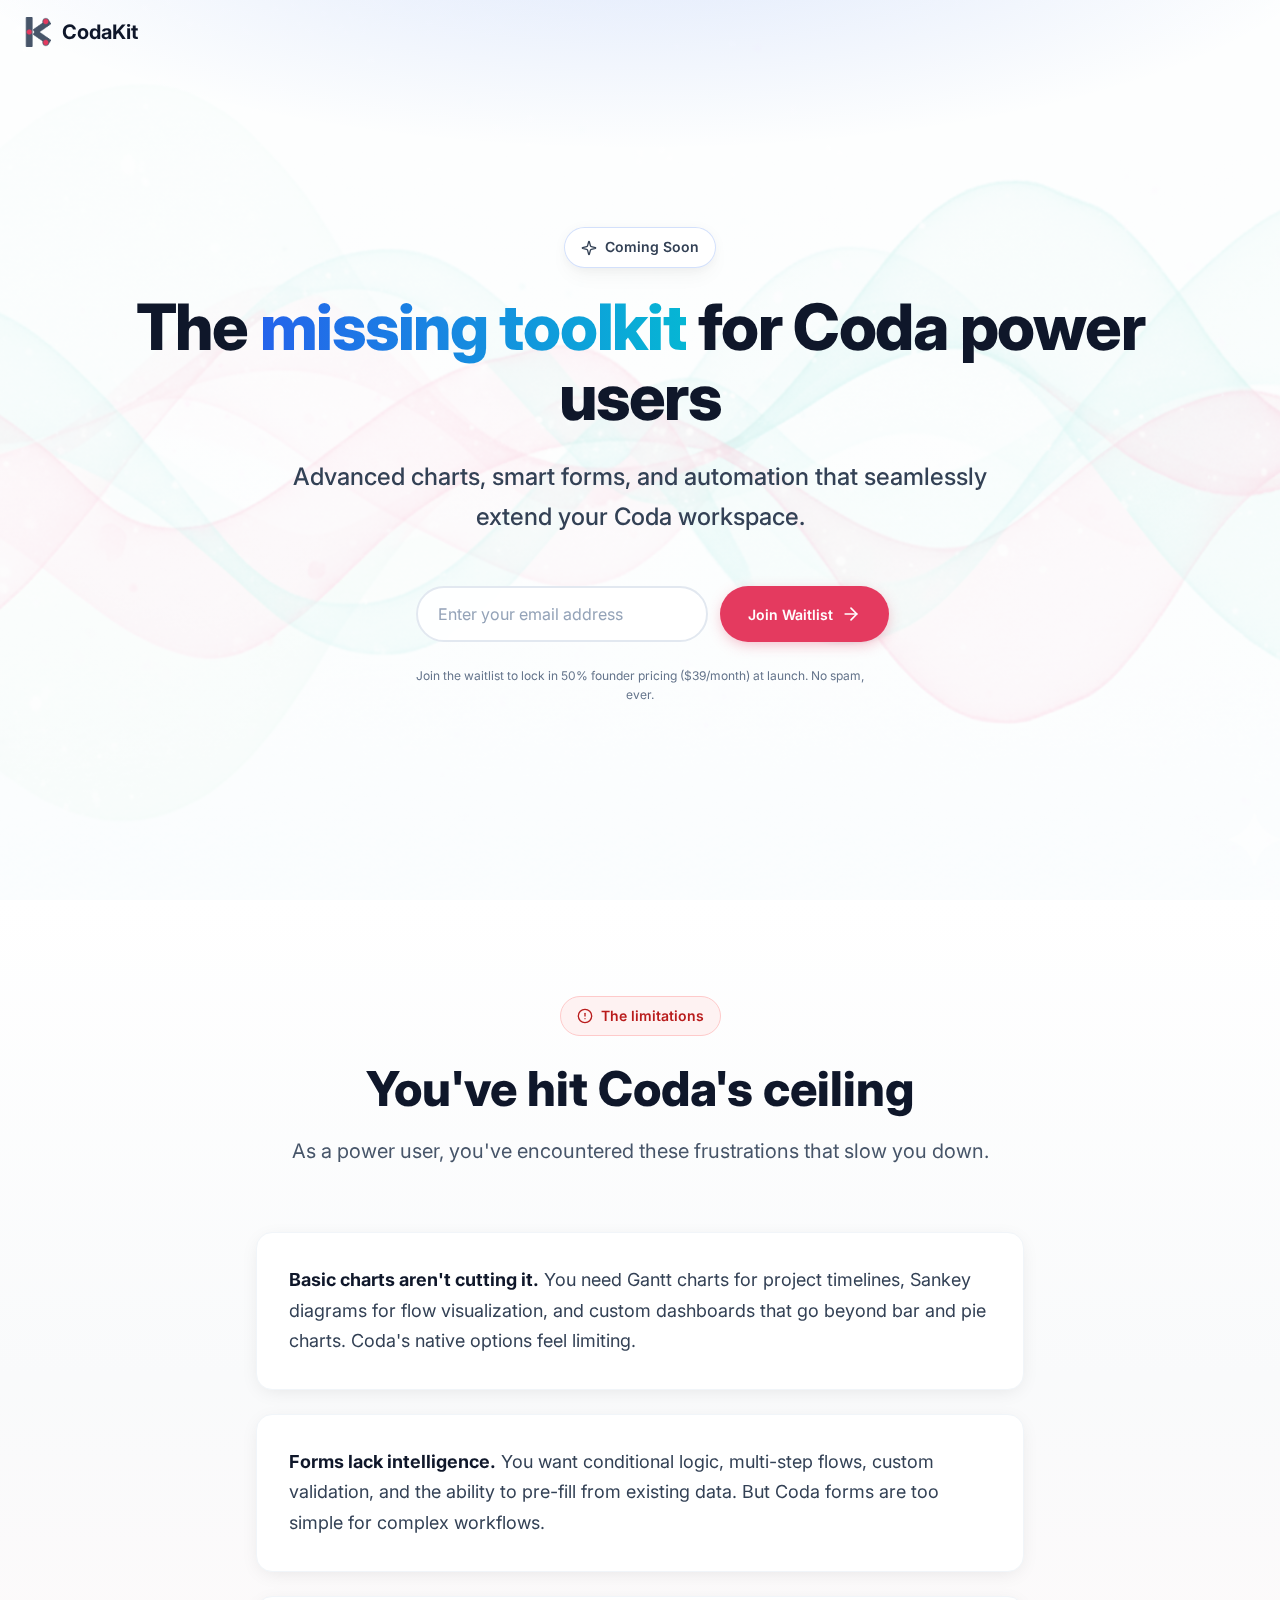
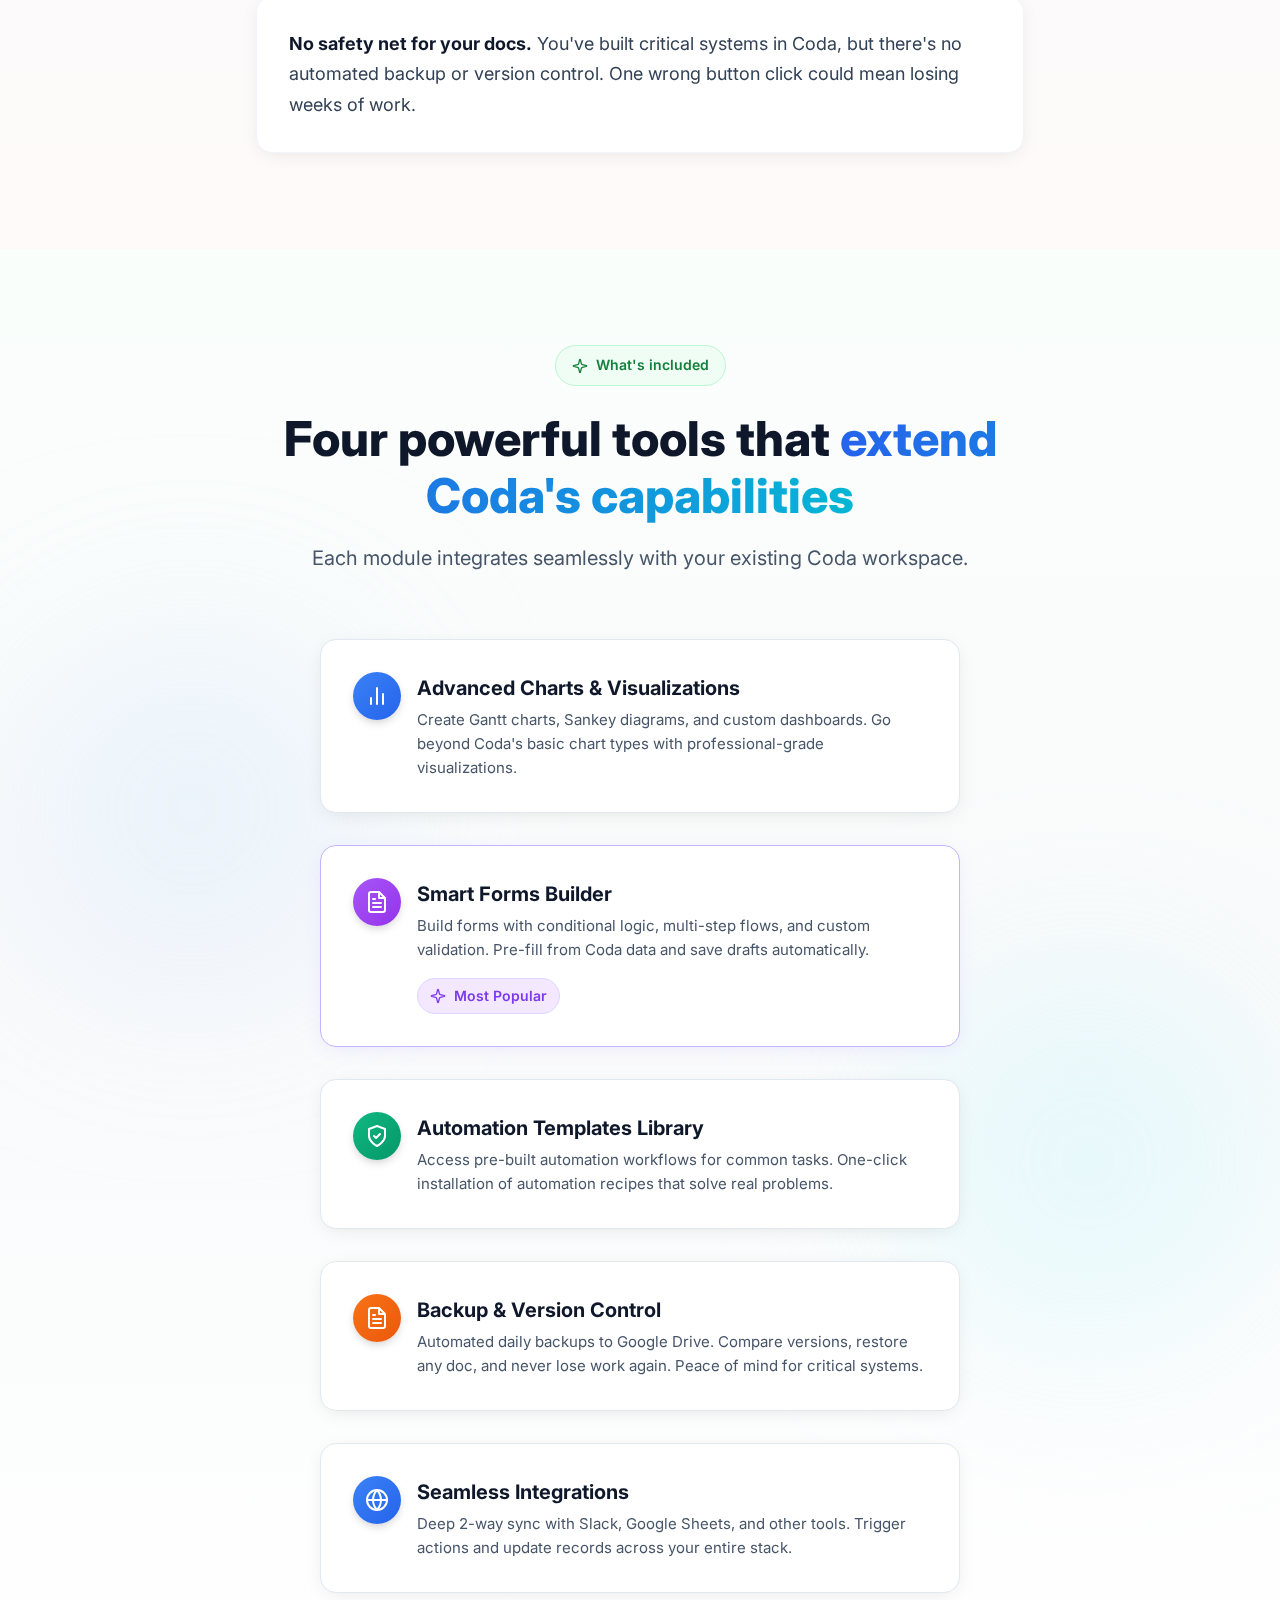
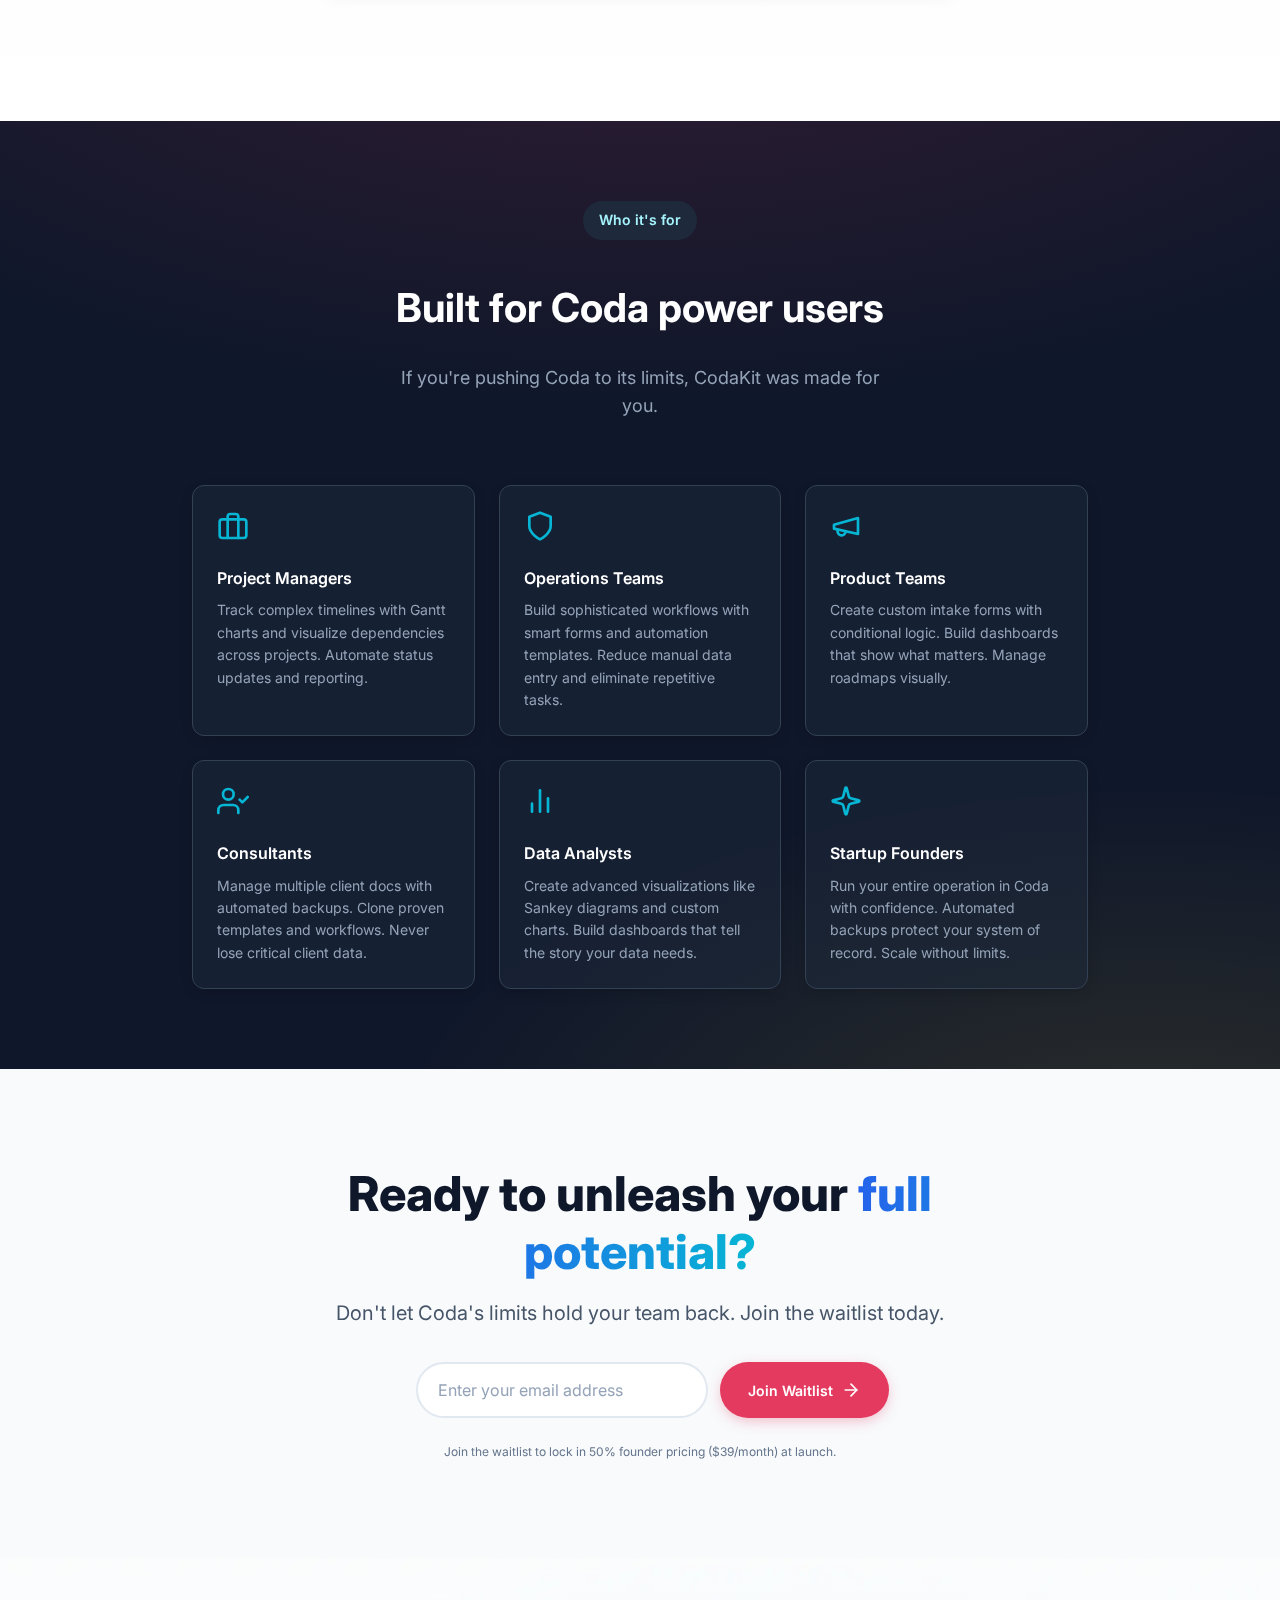
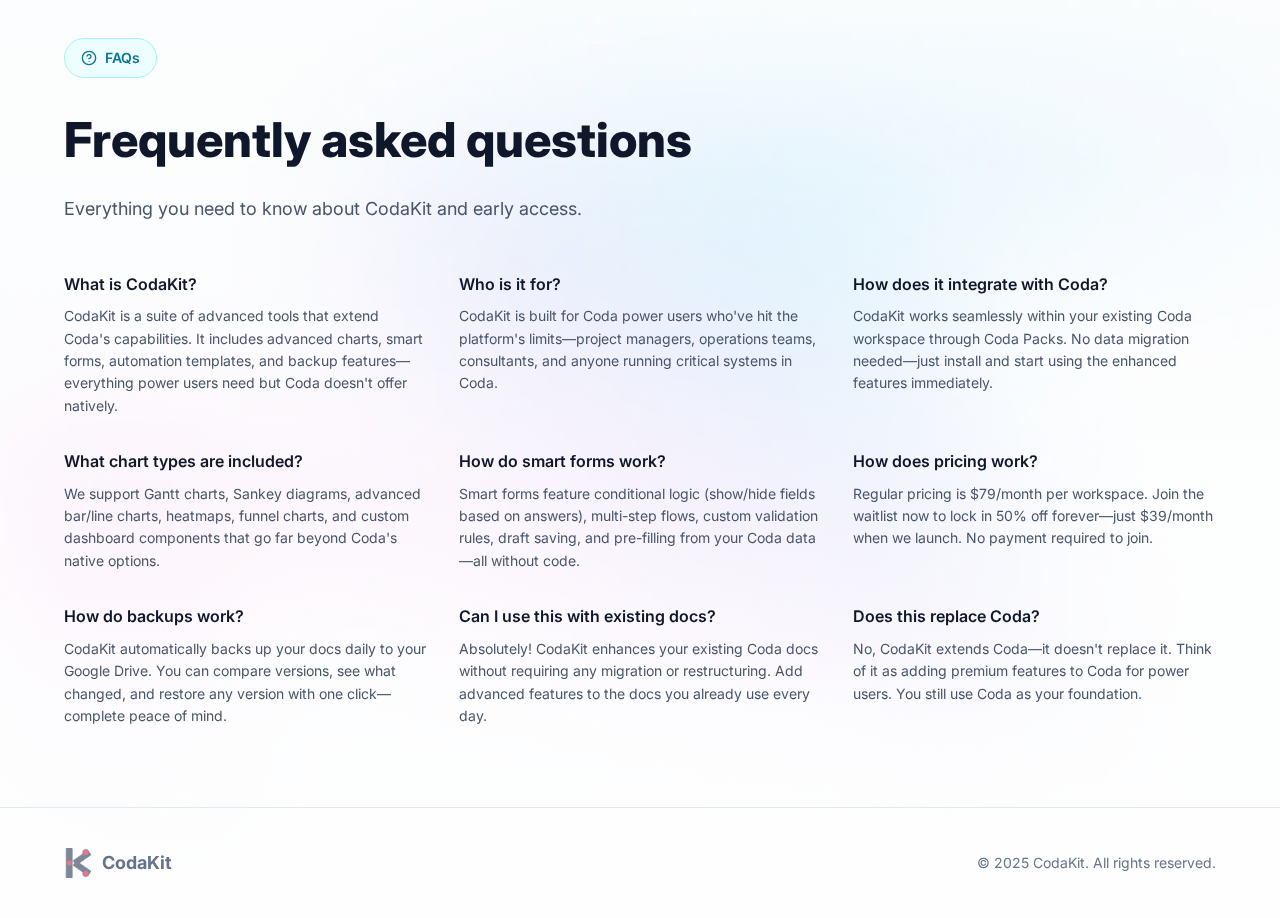
<file: index.html>
<!DOCTYPE html>
<html lang="en">
<head>
    <meta charset="UTF-8">
    <meta name="viewport" content="width=device-width, initial-scale=1.0">
    <title>CodaKit - Supercharge Your Coda Workspace</title>
    <meta name="description" content="The missing toolkit for Coda power users. Advanced charts, smart forms, automation templates, and more. Join the waitlist for exclusive founder pricing.">

    <!-- Favicon -->
    <link rel="apple-touch-icon" sizes="57x57" href="img/favicon/apple-icon-57x57.png">
    <link rel="apple-touch-icon" sizes="60x60" href="img/favicon/apple-icon-60x60.png">
    <link rel="apple-touch-icon" sizes="72x72" href="img/favicon/apple-icon-72x72.png">
    <link rel="apple-touch-icon" sizes="76x76" href="img/favicon/apple-icon-76x76.png">
    <link rel="apple-touch-icon" sizes="114x114" href="img/favicon/apple-icon-114x114.png">
    <link rel="apple-touch-icon" sizes="120x120" href="img/favicon/apple-icon-120x120.png">
    <link rel="apple-touch-icon" sizes="144x144" href="img/favicon/apple-icon-144x144.png">
    <link rel="apple-touch-icon" sizes="152x152" href="img/favicon/apple-icon-152x152.png">
    <link rel="apple-touch-icon" sizes="180x180" href="img/favicon/apple-icon-180x180.png">
    <link rel="icon" type="image/png" sizes="192x192"  href="img/favicon/android-icon-192x192.png">
    <link rel="icon" type="image/png" sizes="32x32" href="img/favicon/favicon-32x32.png">
    <link rel="icon" type="image/png" sizes="96x96" href="img/favicon/favicon-96x96.png">
    <link rel="icon" type="image/png" sizes="16x16" href="img/favicon/favicon-16x16.png">
    <link rel="manifest" href="img/favicon/manifest.json">
    <meta name="msapplication-TileColor" content="#ffffff">
    <meta name="msapplication-TileImage" content="img/favicon/ms-icon-144x144.png">
    <meta name="theme-color" content="#ffffff">    


    <!-- Fonts -->
    <link rel="preconnect" href="https://fonts.googleapis.com">
    <link rel="preconnect" href="https://fonts.gstatic.com" crossorigin>
    <link href="https://fonts.googleapis.com/css2?family=Inter:wght@400;500;600;700;800&display=swap" rel="stylesheet">

    <!-- Styles -->
    <link rel="stylesheet" href="css/styles.css">

    <!-- Google Ads Global Site Tag (gtag.js) -->
    <script async src="https://www.googletagmanager.com/gtag/js?id=AW-17803342445"></script>
    <script>
      window.dataLayer = window.dataLayer || [];
      function gtag(){dataLayer.push(arguments);}
      gtag('js', new Date());

      gtag('config', 'AW-17803342445');
    </script>
</head>
<body>
    <!-- Header -->
    <header>
        <div class="header-container">
            <div class="logo-placeholder">
                <!-- Replace with your logo: <img src="your-logo.png" alt="Your Product" class="logo"> -->
                <img src="img/icon-trimmed.png" alt="" height="30px" width="30px">
                CodaKit
            </div>
        </div>
    </header>

    <!-- Hero Section -->
    <section class="hero">
        <div class="hero-content">
            <!-- Coming Soon Badge -->
            <div class="badge badge-coming-soon">
                <svg class="badge-icon" xmlns="http://www.w3.org/2000/svg" viewBox="0 0 24 24" fill="none" stroke="currentColor" stroke-width="2" stroke-linecap="round" stroke-linejoin="round">
                    <path d="M9.937 15.5A2 2 0 0 0 8.5 14.063l-6.135-1.582a.5.5 0 0 1 0-.962L8.5 9.936A2 2 0 0 0 9.937 8.5l1.582-6.135a.5.5 0 0 1 .963 0L14.063 8.5A2 2 0 0 0 15.5 9.937l6.135 1.581a.5.5 0 0 1 0 .964L15.5 14.063a2 2 0 0 0-1.437 1.437l-1.582 6.135a.5.5 0 0 1-.963 0z"/>
                </svg>
                Coming Soon
            </div>

            <!-- Hero Title -->
            <h1 class="hero-title">
                The <span class="gradient-text">missing toolkit</span> for Coda power users
            </h1>

            <!-- Hero Description -->
            <p class="hero-description">
                Advanced charts, smart forms, and automation that seamlessly extend your Coda workspace.
            </p>

            <!-- Waitlist Form (Powered by Formspree) -->
            <form class="waitlist-form" id="waitlistForm">
                <div class="form-row">
                    <input 
                        type="email" 
                        name="email" 
                        id="email"
                        class="email-input" 
                        placeholder="Enter your email address"
                        required
                    >
                    <button type="submit" class="btn-waitlist">
                        Join Waitlist
                        <svg class="arrow-icon" xmlns="http://www.w3.org/2000/svg" viewBox="0 0 24 24" fill="none" stroke="currentColor" stroke-width="2" stroke-linecap="round" stroke-linejoin="round">
                            <path d="M5 12h14"/>
                            <path d="m12 5 7 7-7 7"/>
                        </svg>
                    </button>
                </div>
                <p class="form-note">Join the waitlist to lock in 50% founder pricing ($39/month) at launch. No spam, ever.</p>
            </form>
        </div>
    </section>

    <!-- Problem Section -->
    <section class="problem-section">
        <div class="problem-container">
            <div class="section-header">
                <div class="badge badge-red">
                    <svg class="badge-icon" xmlns="http://www.w3.org/2000/svg" viewBox="0 0 24 24" fill="none" stroke="currentColor" stroke-width="2" stroke-linecap="round" stroke-linejoin="round">
                        <circle cx="12" cy="12" r="10"/>
                        <line x1="12" y1="8" x2="12" y2="12"/>
                        <line x1="12" y1="16" x2="12.01" y2="16"/>
                    </svg>
                    The limitations
                </div>
                <h2 class="section-title">You've hit Coda's ceiling</h2>
                <p class="section-description">
                    As a power user, you've encountered these frustrations that slow you down.
                </p>
            </div>

            <div class="problem-cards">
                <div class="problem-card">
                    <p>
                        <strong>Basic charts aren't cutting it.</strong> You need Gantt charts for project timelines, Sankey diagrams for flow visualization, and custom dashboards that go beyond bar and pie charts. Coda's native options feel limiting.
                    </p>
                </div>
                <div class="problem-card">
                    <p>
                        <strong>Forms lack intelligence.</strong> You want conditional logic, multi-step flows, custom validation, and the ability to pre-fill from existing data. But Coda forms are too simple for complex workflows.
                    </p>
                </div>
                <div class="problem-card">
                    <p>
                        <strong>No safety net for your docs.</strong> You've built critical systems in Coda, but there's no automated backup or version control. One wrong button click could mean losing weeks of work.
                    </p>
                </div>
            </div>
        </div>
    </section>

    <!-- Workflow Section -->
    <section class="workflow-section">
        <div class="workflow-container">
            <div class="section-header">
                <div class="badge badge-green">
                    <svg class="badge-icon" xmlns="http://www.w3.org/2000/svg" viewBox="0 0 24 24" fill="none" stroke="currentColor" stroke-width="2" stroke-linecap="round" stroke-linejoin="round">
                        <path d="M9.937 15.5A2 2 0 0 0 8.5 14.063l-6.135-1.582a.5.5 0 0 1 0-.962L8.5 9.936A2 2 0 0 0 9.937 8.5l1.582-6.135a.5.5 0 0 1 .963 0L14.063 8.5A2 2 0 0 0 15.5 9.937l6.135 1.581a.5.5 0 0 1 0 .964L15.5 14.063a2 2 0 0 0-1.437 1.437l-1.582 6.135a.5.5 0 0 1-.963 0z"/>
                    </svg>
                    What's included
                </div>
                <h2 class="section-title">
                    Four powerful tools that <span class="gradient-text">extend Coda's capabilities</span>
                </h2>
                <p class="section-description">
                    Each module integrates seamlessly with your existing Coda workspace.
                </p>
            </div>

            <div class="workflow-steps">
                <!-- Feature 1 -->
                <div class="workflow-step">
                    <div class="workflow-card">
                        <div class="workflow-card-content">
                            <div class="workflow-number blue">
                                <svg xmlns="http://www.w3.org/2000/svg" viewBox="0 0 24 24" fill="none" stroke="currentColor" stroke-width="2" stroke-linecap="round" stroke-linejoin="round">
                                    <line x1="18" y1="20" x2="18" y2="10"/>
                                    <line x1="12" y1="20" x2="12" y2="4"/>
                                    <line x1="6" y1="20" x2="6" y2="14"/>
                                </svg>
                            </div>
                            <div class="workflow-text">
                                <h3>Advanced Charts & Visualizations</h3>
                                <p>Create Gantt charts, Sankey diagrams, and custom dashboards. Go beyond Coda's basic chart types with professional-grade visualizations.</p>
                            </div>
                        </div>
                    </div>
                </div>

                <!-- Feature 2 (Highlighted) -->
                <div class="workflow-step">
                    <div class="workflow-card highlight">
                        <div class="workflow-card-content">
                            <div class="workflow-number purple">
                                <svg xmlns="http://www.w3.org/2000/svg" viewBox="0 0 24 24" fill="none" stroke="currentColor" stroke-width="2" stroke-linecap="round" stroke-linejoin="round">
                                    <path d="M14 2H6a2 2 0 0 0-2 2v16a2 2 0 0 0 2 2h12a2 2 0 0 0 2-2V8z"/>
                                    <polyline points="14 2 14 8 20 8"/>
                                    <line x1="16" y1="13" x2="8" y2="13"/>
                                    <line x1="16" y1="17" x2="8" y2="17"/>
                                    <polyline points="10 9 9 9 8 9"/>
                                </svg>
                            </div>
                            <div class="workflow-text">
                                <h3>Smart Forms Builder</h3>
                                <p>Build forms with conditional logic, multi-step flows, and custom validation. Pre-fill from Coda data and save drafts automatically.</p>
                                <div class="ai-badge">
                                    <svg class="badge-icon" xmlns="http://www.w3.org/2000/svg" viewBox="0 0 24 24" fill="none" stroke="currentColor" stroke-width="2" stroke-linecap="round" stroke-linejoin="round">
                                        <path d="M9.937 15.5A2 2 0 0 0 8.5 14.063l-6.135-1.582a.5.5 0 0 1 0-.962L8.5 9.936A2 2 0 0 0 9.937 8.5l1.582-6.135a.5.5 0 0 1 .963 0L14.063 8.5A2 2 0 0 0 15.5 9.937l6.135 1.581a.5.5 0 0 1 0 .964L15.5 14.063a2 2 0 0 0-1.437 1.437l-1.582 6.135a.5.5 0 0 1-.963 0z"/>
                                    </svg>
                                    Most Popular
                                </div>
                            </div>
                        </div>
                    </div>
                </div>

                <!-- Feature 3 -->
                <div class="workflow-step">
                    <div class="workflow-card">
                        <div class="workflow-card-content">
                            <div class="workflow-number emerald">
                                <svg xmlns="http://www.w3.org/2000/svg" viewBox="0 0 24 24" fill="none" stroke="currentColor" stroke-width="2" stroke-linecap="round" stroke-linejoin="round">
                                    <path d="M12 22s8-4 8-10V5l-8-3-8 3v7c0 6 8 10 8 10z"/>
                                    <path d="m9 12 2 2 4-4"/>
                                </svg>
                            </div>
                            <div class="workflow-text">
                                <h3>Automation Templates Library</h3>
                                <p>Access pre-built automation workflows for common tasks. One-click installation of automation recipes that solve real problems.</p>
                            </div>
                        </div>
                    </div>
                </div>

                <!-- Feature 4 -->
                <div class="workflow-step">
                    <div class="workflow-card">
                        <div class="workflow-card-content">
                            <div class="workflow-number orange">
                                <svg xmlns="http://www.w3.org/2000/svg" viewBox="0 0 24 24" fill="none" stroke="currentColor" stroke-width="2" stroke-linecap="round" stroke-linejoin="round">
                                    <path d="M14 2H6a2 2 0 0 0-2 2v16c0 1.1.9 2 2 2h12a2 2 0 0 0 2-2V8l-6-6z"/>
                                    <path d="M14 3v5h5M16 13H8M16 17H8M10 9H8"/>
                                </svg>
                            </div>
                            <div class="workflow-text">
                                <h3>Backup & Version Control</h3>
                                <p>Automated daily backups to Google Drive. Compare versions, restore any doc, and never lose work again. Peace of mind for critical systems.</p>
                            </div>
                        </div>
                    </div>
                </div>

                <!-- Feature 5 (Integrations) -->
                <div class="workflow-step">
                    <div class="workflow-card">
                        <div class="workflow-card-content">
                            <div class="workflow-number blue">
                                <svg xmlns="http://www.w3.org/2000/svg" viewBox="0 0 24 24" fill="none" stroke="currentColor" stroke-width="2" stroke-linecap="round" stroke-linejoin="round">
                                    <circle cx="12" cy="12" r="10"/>
                                    <line x1="2" y1="12" x2="22" y2="12"/>
                                    <path d="M12 2a15.3 15.3 0 0 1 4 10 15.3 15.3 0 0 1-4 10 15.3 15.3 0 0 1-4-10 15.3 15.3 0 0 1 4-10z"/>
                                </svg>
                            </div>
                            <div class="workflow-text">
                                <h3>Seamless Integrations</h3>
                                <p>Deep 2-way sync with Slack, Google Sheets, and other tools. Trigger actions and update records across your entire stack.</p>
                            </div>
                        </div>
                    </div>
                </div>
            </div>
        </div>
    </section>

    <!-- Personas Section -->
    <section class="personas-section">
        <div class="personas-container">
            <div class="personas-header">
                <div class="badge badge-dark">Who it's for</div>
                <h3>Built for Coda power users</h3>
                <p>If you're pushing Coda to its limits, CodaKit was made for you.</p>
            </div>

            <div class="personas-grid">
                <div class="persona-card">
                    <svg xmlns="http://www.w3.org/2000/svg" viewBox="0 0 24 24" fill="none" stroke="currentColor" stroke-width="2" stroke-linecap="round" stroke-linejoin="round">
                        <rect x="2" y="7" width="20" height="14" rx="2" ry="2"/>
                        <path d="M16 21V5a2 2 0 0 0-2-2h-4a2 2 0 0 0-2 2v16"/>
                    </svg>
                    <h4>Project Managers</h4>
                    <p>Track complex timelines with Gantt charts and visualize dependencies across projects. Automate status updates and reporting.</p>
                </div>
                <div class="persona-card">
                    <svg xmlns="http://www.w3.org/2000/svg" viewBox="0 0 24 24" fill="none" stroke="currentColor" stroke-width="2" stroke-linecap="round" stroke-linejoin="round">
                        <path d="M12 22s8-4 8-10V5l-8-3-8 3v7c0 6 8 10 8 10z"/>
                    </svg>
                    <h4>Operations Teams</h4>
                    <p>Build sophisticated workflows with smart forms and automation templates. Reduce manual data entry and eliminate repetitive tasks.</p>
                </div>
                <div class="persona-card">
                    <svg xmlns="http://www.w3.org/2000/svg" viewBox="0 0 24 24" fill="none" stroke="currentColor" stroke-width="2" stroke-linecap="round" stroke-linejoin="round">
                        <path d="m3 11 18-5v12L3 14v-3z"/>
                        <path d="M11.6 16.8a3 3 0 1 1-5.8-1.6"/>
                    </svg>
                    <h4>Product Teams</h4>
                    <p>Create custom intake forms with conditional logic. Build dashboards that show what matters. Manage roadmaps visually.</p>
                </div>
                <div class="persona-card">
                    <svg xmlns="http://www.w3.org/2000/svg" viewBox="0 0 24 24" fill="none" stroke="currentColor" stroke-width="2" stroke-linecap="round" stroke-linejoin="round">
                        <path d="M16 21v-2a4 4 0 0 0-4-4H5a4 4 0 0 0-4 4v2"/>
                        <circle cx="8.5" cy="7" r="4"/>
                        <polyline points="17 11 19 13 23 9"/>
                    </svg>
                    <h4>Consultants</h4>
                    <p>Manage multiple client docs with automated backups. Clone proven templates and workflows. Never lose critical client data.</p>
                </div>
                <div class="persona-card">
                    <svg xmlns="http://www.w3.org/2000/svg" viewBox="0 0 24 24" fill="none" stroke="currentColor" stroke-width="2" stroke-linecap="round" stroke-linejoin="round">
                        <line x1="18" y1="20" x2="18" y2="10"/>
                        <line x1="12" y1="20" x2="12" y2="4"/>
                        <line x1="6" y1="20" x2="6" y2="14"/>
                    </svg>
                    <h4>Data Analysts</h4>
                    <p>Create advanced visualizations like Sankey diagrams and custom charts. Build dashboards that tell the story your data needs.</p>
                </div>
                <div class="persona-card">
                    <svg xmlns="http://www.w3.org/2000/svg" viewBox="0 0 24 24" fill="none" stroke="currentColor" stroke-width="2" stroke-linecap="round" stroke-linejoin="round">
                        <path d="M9.937 15.5A2 2 0 0 0 8.5 14.063l-6.135-1.582a.5.5 0 0 1 0-.962L8.5 9.936A2 2 0 0 0 9.937 8.5l1.582-6.135a.5.5 0 0 1 .963 0L14.063 8.5A2 2 0 0 0 15.5 9.937l6.135 1.581a.5.5 0 0 1 0 .964L15.5 14.063a2 2 0 0 0-1.437 1.437l-1.582 6.135a.5.5 0 0 1-.963 0z"/>
                    </svg>
                    <h4>Startup Founders</h4>
                    <p>Run your entire operation in Coda with confidence. Automated backups protect your system of record. Scale without limits.</p>
                </div>
            </div>
        </div>
    </section>

    <!-- Secondary CTA Section -->
    <section class="problem-section" style="background: var(--primary-50);">
        <div class="problem-container" style="text-align: center;">
            <div class="section-header" style="margin-bottom: 2rem;">
                <h2 class="section-title">Ready to unleash your <span class="gradient-text">full potential?</span></h2>
                <p class="section-description">
                    Don't let Coda's limits hold your team back. Join the waitlist today.
                </p>
            </div>
            
            <form class="waitlist-form" style="margin: 0 auto;">
                <div class="form-row">
                    <input 
                        type="email" 
                        name="email" 
                        class="email-input" 
                        placeholder="Enter your email address"
                        required
                    >
                    <button type="submit" class="btn-waitlist">
                        Join Waitlist
                        <svg class="arrow-icon" xmlns="http://www.w3.org/2000/svg" viewBox="0 0 24 24" fill="none" stroke="currentColor" stroke-width="2" stroke-linecap="round" stroke-linejoin="round">
                            <path d="M5 12h14"/>
                            <path d="m12 5 7 7-7 7"/>
                        </svg>
                    </button>
                </div>
                <p class="form-note">Join the waitlist to lock in 50% founder pricing ($39/month) at launch.</p>
            </form>
        </div>
    </section>

    <!-- FAQ Section (with footer background) -->
    <div class="footer-wrapper" style="background-image: url('img/footer-bg.webp');">
        <div class="footer-overlay">
            <div class="footer-content">
                <section class="faq-section">
                    <div class="faq-container">
                        <div class="faq-header">
                            <div class="badge badge-cyan">
                                <svg class="badge-icon" xmlns="http://www.w3.org/2000/svg" viewBox="0 0 24 24" fill="none" stroke="currentColor" stroke-width="2" stroke-linecap="round" stroke-linejoin="round">
                                    <circle cx="12" cy="12" r="10"/>
                                    <path d="M9.09 9a3 3 0 0 1 5.83 1c0 2-3 3-3 3"/>
                                    <path d="M12 17h.01"/>
                                </svg>
                                FAQs
                            </div>
                            <h2>Frequently asked questions</h2>
                            <p>Everything you need to know about CodaKit and early access.</p>
                        </div>

                        <div class="faq-grid">
                            <div class="faq-item">
                                <h3>What is CodaKit?</h3>
                                <p>CodaKit is a suite of advanced tools that extend Coda's capabilities. It includes advanced charts, smart forms, automation templates, and backup features—everything power users need but Coda doesn't offer natively.</p>
                            </div>
                            <div class="faq-item">
                                <h3>Who is it for?</h3>
                                <p>CodaKit is built for Coda power users who've hit the platform's limits—project managers, operations teams, consultants, and anyone running critical systems in Coda.</p>
                            </div>
                            <div class="faq-item">
                                <h3>How does it integrate with Coda?</h3>
                                <p>CodaKit works seamlessly within your existing Coda workspace through Coda Packs. No data migration needed—just install and start using the enhanced features immediately.</p>
                            </div>
                            <div class="faq-item">
                                <h3>What chart types are included?</h3>
                                <p>We support Gantt charts, Sankey diagrams, advanced bar/line charts, heatmaps, funnel charts, and custom dashboard components that go far beyond Coda's native options.</p>
                            </div>
                            <div class="faq-item">
                                <h3>How do smart forms work?</h3>
                                <p>Smart forms feature conditional logic (show/hide fields based on answers), multi-step flows, custom validation rules, draft saving, and pre-filling from your Coda data—all without code.</p>
                            </div>
                            <div class="faq-item">
                                <h3>How does pricing work?</h3>
                                <p>Regular pricing is $79/month per workspace. Join the waitlist now to lock in 50% off forever—just $39/month when we launch. No payment required to join.</p>
                            </div>
                            <div class="faq-item">
                                <h3>How do backups work?</h3>
                                <p>CodaKit automatically backs up your docs daily to your Google Drive. You can compare versions, see what changed, and restore any version with one click—complete peace of mind.</p>
                            </div>
                            <div class="faq-item">
                                <h3>Can I use this with existing docs?</h3>
                                <p>Absolutely! CodaKit enhances your existing Coda docs without requiring any migration or restructuring. Add advanced features to the docs you already use every day.</p>
                            </div>
                            <div class="faq-item">
                                <h3>Does this replace Coda?</h3>
                                <p>No, CodaKit extends Coda—it doesn't replace it. Think of it as adding premium features to Coda for power users. You still use Coda as your foundation.</p>
                            </div>
                        </div>
                    </div>
                </section>

                <!-- Footer -->
                <footer>
                    <div class="footer-container">
                        <div class="footer-row">
                            <!-- Left: Logo -->
                            <div class="footer-left">
                                <div class="footer-logo-placeholder">
                                    <img src="img/icon-trimmed.png" alt="CodaKit" height="30px" width="30px">
                                    CodaKit
                                </div>
                            </div>

                            <!-- Right: Copyright -->
                            <div class="footer-right">
                                <p class="footer-copyright">&copy; 2025 CodaKit. All rights reserved.</p>
                            </div>
                        </div>
                    </div>
                </footer>
            </div>
        </div>
    </div>
    <!-- Toast Container -->
    <div id="toast-container"></div>

    <script>
        const WAITLIST_STORAGE_KEY = 'codakit_waitlist_submitted';

        // Check if user has already submitted on page load
        function checkExistingSubmission() {
            if (localStorage.getItem(WAITLIST_STORAGE_KEY)) {
                const forms = document.querySelectorAll('.waitlist-form');
                forms.forEach(form => {
                    form.innerHTML = `
                        <div class="already-joined">
                            <svg class="already-joined-icon" xmlns="http://www.w3.org/2000/svg" viewBox="0 0 24 24" fill="none" stroke="currentColor" stroke-width="2" stroke-linecap="round" stroke-linejoin="round">
                                <path d="M22 11.08V12a10 10 0 1 1-5.93-9.14"/>
                                <polyline points="22 4 12 14.01 9 11.01"/>
                            </svg>
                            <span>You're already on the waitlist! We'll be in touch soon.</span>
                        </div>
                    `;
                });
            }
        }

        // Run check on page load
        checkExistingSubmission();

        // Toast Notification Logic
        function showToast(title, message, type = 'success') {
            const container = document.getElementById('toast-container');
            
            // Create toast element
            const toast = document.createElement('div');
            toast.className = `toast ${type}`;
            
            // Icons based on type
            let iconSvg = '';
            if (type === 'success') {
                iconSvg = `<svg class="toast-icon" xmlns="http://www.w3.org/2000/svg" viewBox="0 0 24 24" fill="none" stroke="currentColor" stroke-width="2" stroke-linecap="round" stroke-linejoin="round"><path d="M22 11.08V12a10 10 0 1 1-5.93-9.14"/><polyline points="22 4 12 14.01 9 11.01"/></svg>`;
            } else {
                iconSvg = `<svg class="toast-icon" xmlns="http://www.w3.org/2000/svg" viewBox="0 0 24 24" fill="none" stroke="currentColor" stroke-width="2" stroke-linecap="round" stroke-linejoin="round"><circle cx="12" cy="12" r="10"/><line x1="12" y1="8" x2="12" y2="12"/><line x1="12" y1="16" x2="12.01" y2="16"/></svg>`;
            }

            toast.innerHTML = `
                ${iconSvg}
                <div class="toast-content">
                    <div class="toast-title">${title}</div>
                    <div class="toast-message">${message}</div>
                </div>
                <button class="toast-close" onclick="this.parentElement.remove()">
                    <svg xmlns="http://www.w3.org/2000/svg" width="16" height="16" viewBox="0 0 24 24" fill="none" stroke="currentColor" stroke-width="2" stroke-linecap="round" stroke-linejoin="round"><line x1="18" y1="6" x2="6" y2="18"></line><line x1="6" y1="6" x2="18" y2="18"></line></svg>
                </button>
            `;

            container.appendChild(toast);

            // Auto remove after 5 seconds
            setTimeout(() => {
                toast.classList.add('hiding');
                toast.addEventListener('animationend', () => {
                    toast.remove();
                });
            }, 5000);
        }

        // Attach event listeners to all forms
        document.querySelectorAll('.waitlist-form').forEach(form => {
            form.addEventListener('submit', async function(e) {
                e.preventDefault(); // Stop the default form submission
            
                const form = e.target;
                const emailInput = form.querySelector('input[type="email"]');
                const submitButton = form.querySelector('button[type="submit"]');
                const originalButtonText = submitButton.innerHTML;
                
                // Set Loading State
                submitButton.disabled = true;
                submitButton.innerHTML = 'Joining...';
                
                const endpoint = 'https://email-collector-service-332139474812.us-central1.run.app/submit';
            
                const data = {
                    email: emailInput.value
                };
            
                try {
                    const response = await fetch(endpoint, {
                        method: 'POST',
                        headers: {
                            'Content-Type': 'application/json'
                        },
                        body: JSON.stringify(data)
                    });
            
                    if (response.ok) {
                        // Mark as submitted in localStorage
                        localStorage.setItem(WAITLIST_STORAGE_KEY, 'true');

                        // Report Conversion to Google Ads
                        gtag_report_conversion(); 
                        
                        showToast('Success!', 'You have been added to the waitlist.', 'success');
                        
                        // Replace ALL forms with confirmation message to keep state consistent
                        document.querySelectorAll('.waitlist-form').forEach(f => {
                            f.innerHTML = `
                                <div class="already-joined">
                                    <svg class="already-joined-icon" xmlns="http://www.w3.org/2000/svg" viewBox="0 0 24 24" fill="none" stroke="currentColor" stroke-width="2" stroke-linecap="round" stroke-linejoin="round">
                                        <path d="M22 11.08V12a10 10 0 1 1-5.93-9.14"/>
                                        <polyline points="22 4 12 14.01 9 11.01"/>
                                    </svg>
                                    <span>You're on the list! We'll be in touch soon.</span>
                                </div>
                            `;
                        });
                    } else {
                        const error = await response.json();
                        showToast('Error', 'Submission failed: ' + (error.message || 'Unknown error.'), 'error');
                        // Reset Loading State on error
                        submitButton.disabled = false;
                        submitButton.innerHTML = originalButtonText;
                    }
                } catch (error) {
                    console.error('Network error:', error);
                    showToast('Network Error', 'Could not reach the submission server.', 'error');
                    // Reset Loading State on error
                    submitButton.disabled = false;
                    submitButton.innerHTML = originalButtonText;
                }
            });
        });

        // Google Ads Conversion Reporting Function
        function gtag_report_conversion(url) {
          var callback = function () {
            if (typeof(url) != 'undefined') {
              window.location = url;
            }
          };
          gtag('event', 'conversion', {
              'send_to': 'AW-17803342445/9KOuCOKi39IbEO3kpalC',
              'event_callback': callback
          });
          return false;
        }
    </script>
</body>
</html>
</file>
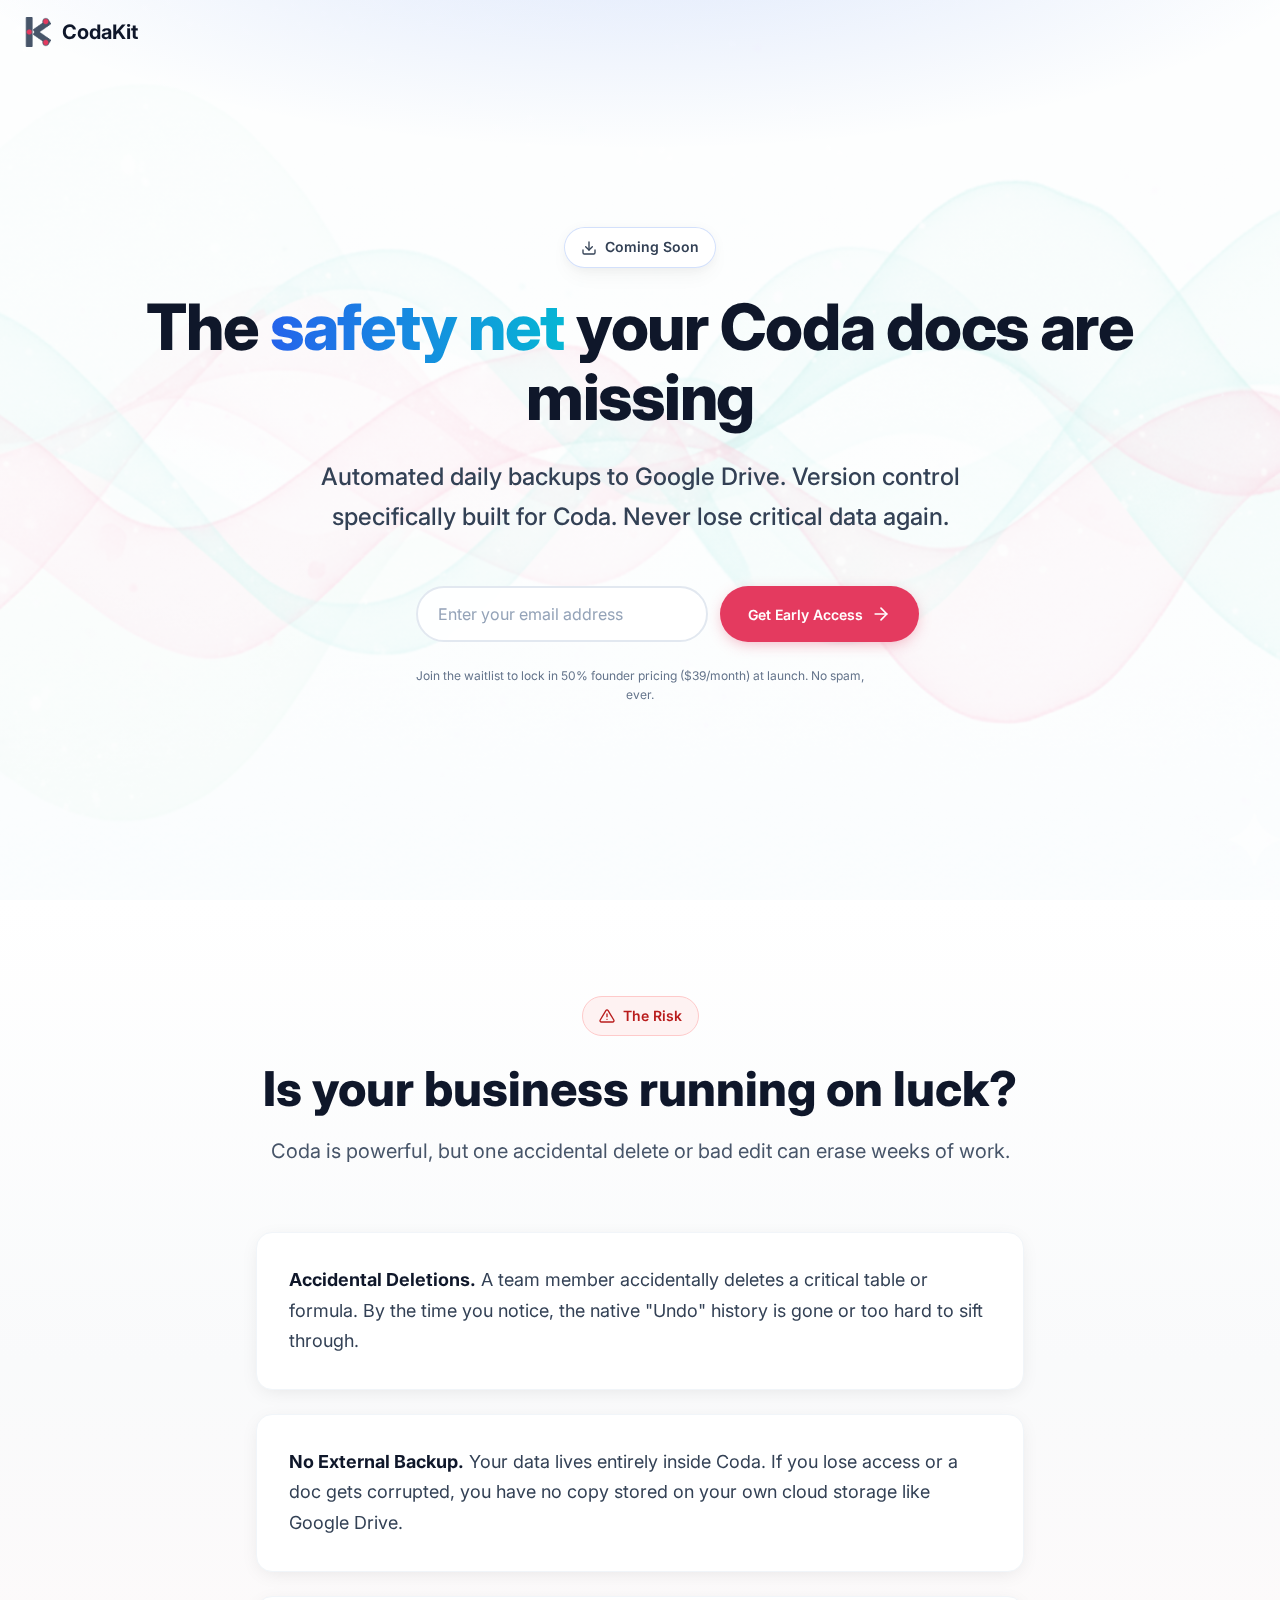
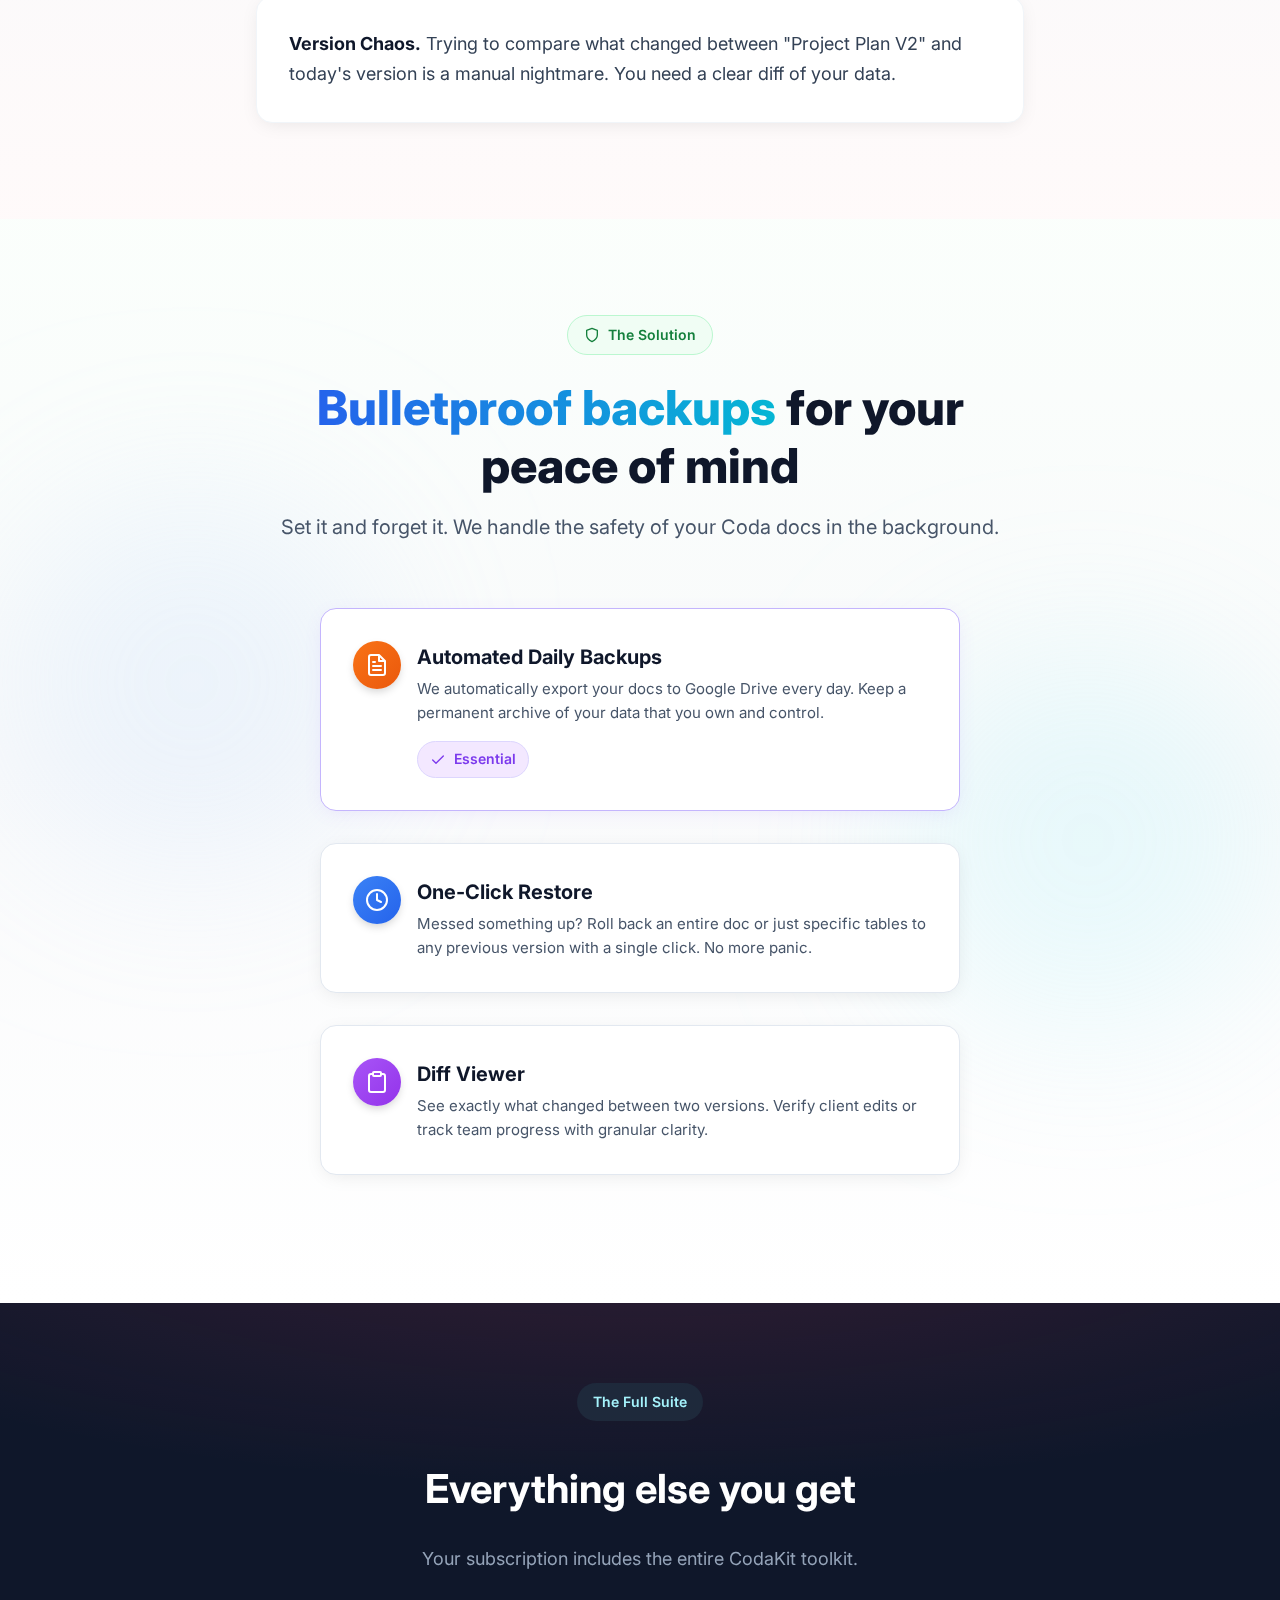
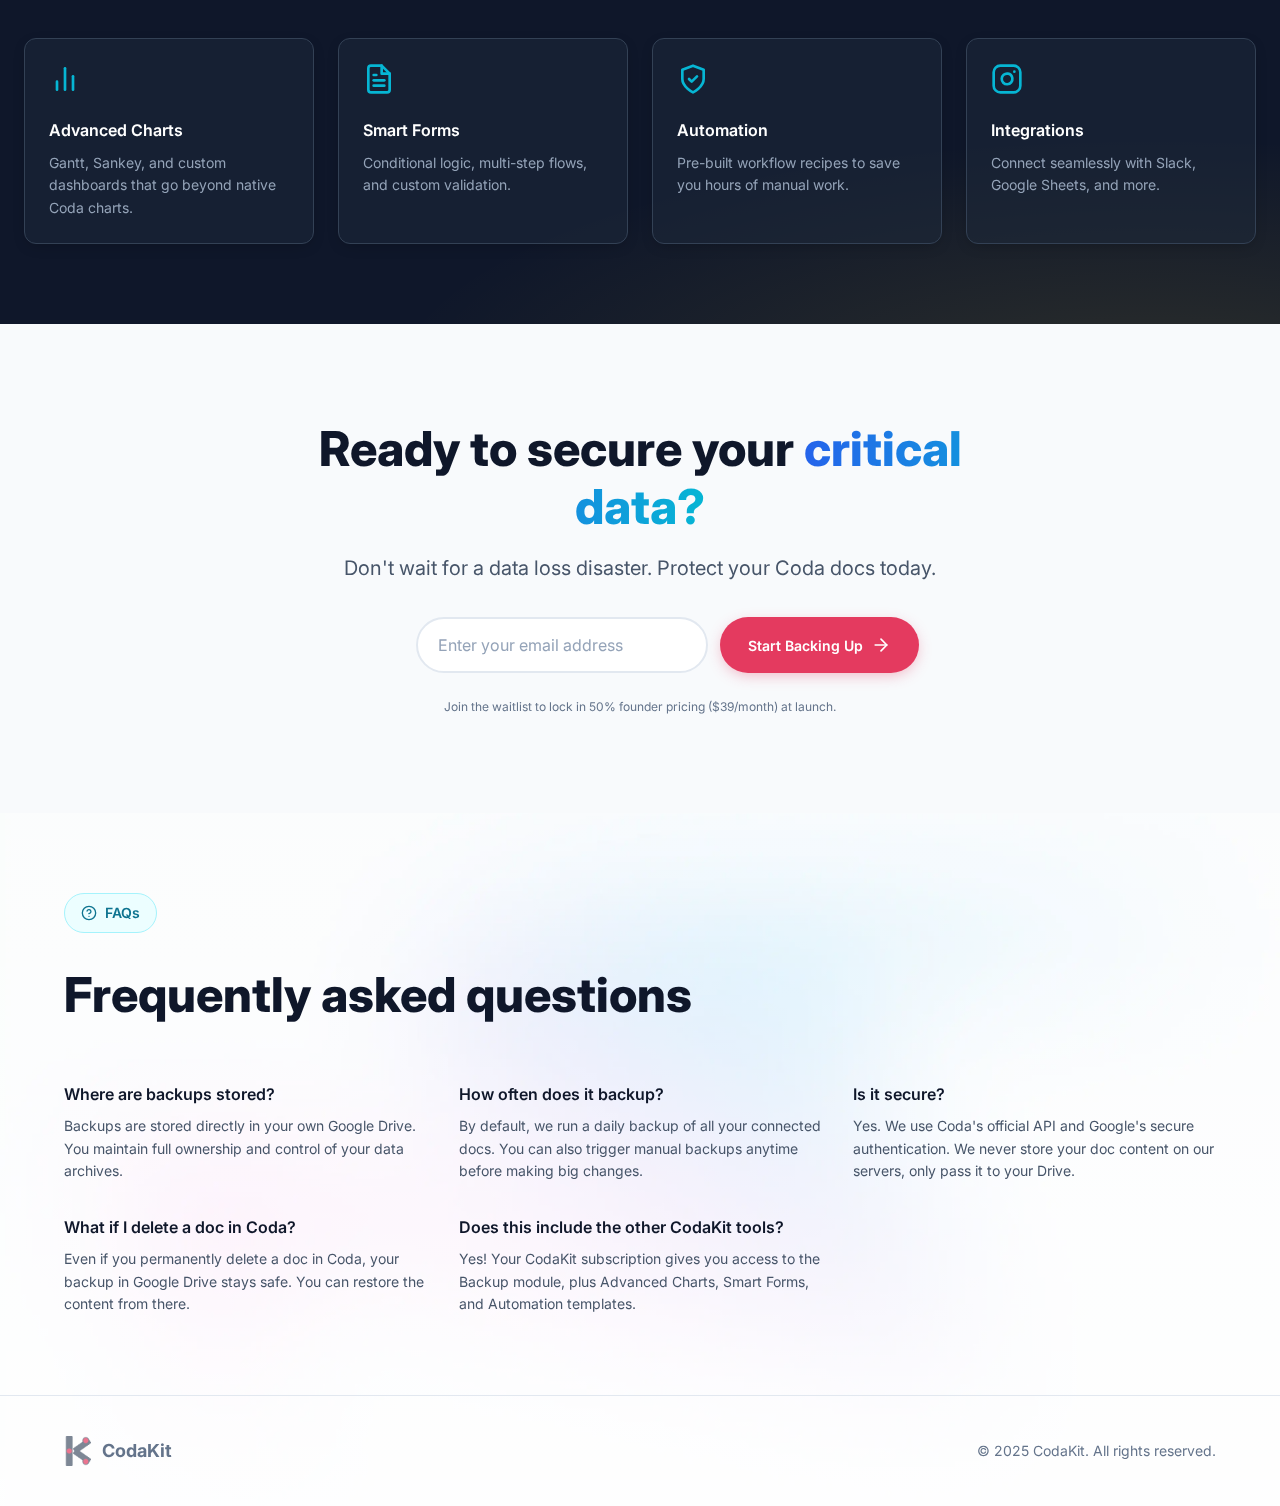
<file: backup.html>
<!DOCTYPE html>
<html lang="en">
<head>
    <meta charset="UTF-8">
    <meta name="viewport" content="width=device-width, initial-scale=1.0">
    <title>CodaKit Backup - Secure Your Coda Workspace</title>
    <meta name="description" content="Automated backups and version control for Coda. Protect your critical data with daily Google Drive backups. Join the waitlist.">

    <!-- Favicon -->
    <link rel="apple-touch-icon" sizes="57x57" href="img/favicon/apple-icon-57x57.png">
    <link rel="apple-touch-icon" sizes="60x60" href="img/favicon/apple-icon-60x60.png">
    <link rel="apple-touch-icon" sizes="72x72" href="img/favicon/apple-icon-72x72.png">
    <link rel="apple-touch-icon" sizes="76x76" href="img/favicon/apple-icon-76x76.png">
    <link rel="apple-touch-icon" sizes="114x114" href="img/favicon/apple-icon-114x114.png">
    <link rel="apple-touch-icon" sizes="120x120" href="img/favicon/apple-icon-120x120.png">
    <link rel="apple-touch-icon" sizes="144x144" href="img/favicon/apple-icon-144x144.png">
    <link rel="apple-touch-icon" sizes="152x152" href="img/favicon/apple-icon-152x152.png">
    <link rel="apple-touch-icon" sizes="180x180" href="img/favicon/apple-icon-180x180.png">
    <link rel="icon" type="image/png" sizes="192x192"  href="img/favicon/android-icon-192x192.png">
    <link rel="icon" type="image/png" sizes="32x32" href="img/favicon/favicon-32x32.png">
    <link rel="icon" type="image/png" sizes="96x96" href="img/favicon/favicon-96x96.png">
    <link rel="icon" type="image/png" sizes="16x16" href="img/favicon/favicon-16x16.png">
    <link rel="manifest" href="img/favicon/manifest.json">
    <meta name="msapplication-TileColor" content="#ffffff">
    <meta name="msapplication-TileImage" content="img/favicon/ms-icon-144x144.png">
    <meta name="theme-color" content="#ffffff">    


    <!-- Fonts -->
    <link rel="preconnect" href="https://fonts.googleapis.com">
    <link rel="preconnect" href="https://fonts.gstatic.com" crossorigin>
    <link href="https://fonts.googleapis.com/css2?family=Inter:wght@400;500;600;700;800&display=swap" rel="stylesheet">

    <!-- Styles -->
    <link rel="stylesheet" href="css/styles.css">

    <!-- Google Ads Global Site Tag (gtag.js) -->
    <script async src="https://www.googletagmanager.com/gtag/js?id=AW-17803342445"></script>
    <script>
      window.dataLayer = window.dataLayer || [];
      function gtag(){dataLayer.push(arguments);}
      gtag('js', new Date());

      gtag('config', 'AW-17803342445');
    </script>
</head>
<body>
    <!-- Header -->
    <header>
        <div class="header-container">
            <div class="logo-placeholder">
                <img src="img/icon-trimmed.png" alt="" height="30px" width="30px">
                CodaKit
            </div>
        </div>
    </header>

    <!-- Hero Section -->
    <section class="hero">
        <div class="hero-content">
            <!-- Coming Soon Badge -->
            <div class="badge badge-coming-soon">
                <svg class="badge-icon" xmlns="http://www.w3.org/2000/svg" viewBox="0 0 24 24" fill="none" stroke="currentColor" stroke-width="2" stroke-linecap="round" stroke-linejoin="round">
                    <path d="M21 15v4a2 2 0 0 1-2 2H5a2 2 0 0 1-2-2v-4"/>
                    <polyline points="7 10 12 15 17 10"/>
                    <line x1="12" y1="15" x2="12" y2="3"/>
                </svg>
                Coming Soon
            </div>

            <!-- Hero Title -->
            <h1 class="hero-title">
                The <span class="gradient-text">safety net</span> your Coda docs are missing
            </h1>

            <!-- Hero Description -->
            <p class="hero-description">
                Automated daily backups to Google Drive. Version control specifically built for Coda. Never lose critical data again.
            </p>

            <!-- Waitlist Form (Powered by Formspree) -->
            <form class="waitlist-form" id="waitlistForm">
                <div class="form-row">
                    <input 
                        type="email" 
                        name="email" 
                        id="email"
                        class="email-input" 
                        placeholder="Enter your email address"
                        required
                    >
                    <button type="submit" class="btn-waitlist">
                        Get Early Access
                        <svg class="arrow-icon" xmlns="http://www.w3.org/2000/svg" viewBox="0 0 24 24" fill="none" stroke="currentColor" stroke-width="2" stroke-linecap="round" stroke-linejoin="round">
                            <path d="M5 12h14"/>
                            <path d="m12 5 7 7-7 7"/>
                        </svg>
                    </button>
                </div>
                <p class="form-note">Join the waitlist to lock in 50% founder pricing ($39/month) at launch. No spam, ever.</p>
            </form>
        </div>
    </section>

    <!-- Problem Section -->
    <section class="problem-section">
        <div class="problem-container">
            <div class="section-header">
                <div class="badge badge-red">
                    <svg class="badge-icon" xmlns="http://www.w3.org/2000/svg" viewBox="0 0 24 24" fill="none" stroke="currentColor" stroke-width="2" stroke-linecap="round" stroke-linejoin="round">
                        <path d="M10.29 3.86L1.82 18a2 2 0 0 0 1.71 3h16.94a2 2 0 0 0 1.71-3L13.71 3.86a2 2 0 0 0-3.42 0z"/>
                        <line x1="12" y1="9" x2="12" y2="13"/>
                        <line x1="12" y1="17" x2="12.01" y2="17"/>
                    </svg>
                    The Risk
                </div>
                <h2 class="section-title">Is your business running on luck?</h2>
                <p class="section-description">
                    Coda is powerful, but one accidental delete or bad edit can erase weeks of work.
                </p>
            </div>

            <div class="problem-cards">
                <div class="problem-card">
                    <p>
                        <strong>Accidental Deletions.</strong> A team member accidentally deletes a critical table or formula. By the time you notice, the native "Undo" history is gone or too hard to sift through.
                    </p>
                </div>
                <div class="problem-card">
                    <p>
                        <strong>No External Backup.</strong> Your data lives entirely inside Coda. If you lose access or a doc gets corrupted, you have no copy stored on your own cloud storage like Google Drive.
                    </p>
                </div>
                <div class="problem-card">
                    <p>
                        <strong>Version Chaos.</strong> Trying to compare what changed between "Project Plan V2" and today's version is a manual nightmare. You need a clear diff of your data.
                    </p>
                </div>
            </div>
        </div>
    </section>

    <!-- Workflow Section -->
    <section class="workflow-section">
        <div class="workflow-container">
            <div class="section-header">
                <div class="badge badge-green">
                    <svg class="badge-icon" xmlns="http://www.w3.org/2000/svg" viewBox="0 0 24 24" fill="none" stroke="currentColor" stroke-width="2" stroke-linecap="round" stroke-linejoin="round">
                        <path d="M12 22s8-4 8-10V5l-8-3-8 3v7c0 6 8 10 8 10z"/>
                    </svg>
                    The Solution
                </div>
                <h2 class="section-title">
                    <span class="gradient-text">Bulletproof backups</span> for your peace of mind
                </h2>
                <p class="section-description">
                    Set it and forget it. We handle the safety of your Coda docs in the background.
                </p>
            </div>

            <div class="workflow-steps">
                <!-- Feature 1 (Highlighted) -->
                <div class="workflow-step">
                    <div class="workflow-card highlight">
                        <div class="workflow-card-content">
                            <div class="workflow-number orange">
                                <svg xmlns="http://www.w3.org/2000/svg" viewBox="0 0 24 24" fill="none" stroke="currentColor" stroke-width="2" stroke-linecap="round" stroke-linejoin="round">
                                    <path d="M14 2H6a2 2 0 0 0-2 2v16c0 1.1.9 2 2 2h12a2 2 0 0 0 2-2V8l-6-6z"/>
                                    <path d="M14 3v5h5M16 13H8M16 17H8M10 9H8"/>
                                </svg>
                            </div>
                            <div class="workflow-text">
                                <h3>Automated Daily Backups</h3>
                                <p>We automatically export your docs to Google Drive every day. Keep a permanent archive of your data that you own and control.</p>
                                <div class="ai-badge">
                                    <svg class="badge-icon" xmlns="http://www.w3.org/2000/svg" viewBox="0 0 24 24" fill="none" stroke="currentColor" stroke-width="2" stroke-linecap="round" stroke-linejoin="round">
                                        <polyline points="20 6 9 17 4 12"/>
                                    </svg>
                                    Essential
                                </div>
                            </div>
                        </div>
                    </div>
                </div>

                <!-- Feature 2 -->
                <div class="workflow-step">
                    <div class="workflow-card">
                        <div class="workflow-card-content">
                            <div class="workflow-number blue">
                                <svg xmlns="http://www.w3.org/2000/svg" viewBox="0 0 24 24" fill="none" stroke="currentColor" stroke-width="2" stroke-linecap="round" stroke-linejoin="round">
                                    <circle cx="12" cy="12" r="10"/>
                                    <polyline points="12 6 12 12 16 14"/>
                                </svg>
                            </div>
                            <div class="workflow-text">
                                <h3>One-Click Restore</h3>
                                <p>Messed something up? Roll back an entire doc or just specific tables to any previous version with a single click. No more panic.</p>
                            </div>
                        </div>
                    </div>
                </div>

                 <!-- Feature 3 -->
                 <div class="workflow-step">
                    <div class="workflow-card">
                        <div class="workflow-card-content">
                            <div class="workflow-number purple">
                                <svg xmlns="http://www.w3.org/2000/svg" viewBox="0 0 24 24" fill="none" stroke="currentColor" stroke-width="2" stroke-linecap="round" stroke-linejoin="round">
                                    <path d="M16 4h2a2 2 0 0 1 2 2v14a2 2 0 0 1-2 2H6a2 2 0 0 1-2-2V6a2 2 0 0 1 2-2h2"/>
                                    <rect x="8" y="2" width="8" height="4" rx="1" ry="1"/>
                                </svg>
                            </div>
                            <div class="workflow-text">
                                <h3>Diff Viewer</h3>
                                <p>See exactly what changed between two versions. Verify client edits or track team progress with granular clarity.</p>
                            </div>
                        </div>
                    </div>
                </div>
            </div>
        </div>
    </section>
    
    <!-- CTA / Included Section (Styled like Personas) -->
    <section class="personas-section">
        <div class="personas-container wide">
            <div class="personas-header">
                <div class="badge badge-dark">The Full Suite</div>
                <h3>Everything else you get</h3>
                <p>Your subscription includes the entire CodaKit toolkit.</p>
            </div>

            <div class="personas-grid four-col">
                <div class="persona-card">
                    <svg xmlns="http://www.w3.org/2000/svg" viewBox="0 0 24 24" fill="none" stroke="currentColor" stroke-width="2" stroke-linecap="round" stroke-linejoin="round">
                        <line x1="18" y1="20" x2="18" y2="10"/>
                        <line x1="12" y1="20" x2="12" y2="4"/>
                        <line x1="6" y1="20" x2="6" y2="14"/>
                    </svg>
                    <h4>Advanced Charts</h4>
                    <p>Gantt, Sankey, and custom dashboards that go beyond native Coda charts.</p>
                </div>
                <div class="persona-card">
                    <svg xmlns="http://www.w3.org/2000/svg" viewBox="0 0 24 24" fill="none" stroke="currentColor" stroke-width="2" stroke-linecap="round" stroke-linejoin="round">
                        <path d="M14 2H6a2 2 0 0 0-2 2v16a2 2 0 0 0 2 2h12a2 2 0 0 0 2-2V8z"/>
                        <polyline points="14 2 14 8 20 8"/>
                        <line x1="16" y1="13" x2="8" y2="13"/>
                        <line x1="16" y1="17" x2="8" y2="17"/>
                        <polyline points="10 9 9 9 8 9"/>
                    </svg>
                    <h4>Smart Forms</h4>
                    <p>Conditional logic, multi-step flows, and custom validation.</p>
                </div>
                <div class="persona-card">
                    <svg xmlns="http://www.w3.org/2000/svg" viewBox="0 0 24 24" fill="none" stroke="currentColor" stroke-width="2" stroke-linecap="round" stroke-linejoin="round">
                        <path d="M12 22s8-4 8-10V5l-8-3-8 3v7c0 6 8 10 8 10z"/>
                        <path d="m9 12 2 2 4-4"/>
                    </svg>
                    <h4>Automation</h4>
                    <p>Pre-built workflow recipes to save you hours of manual work.</p>
                </div>
                <!-- New Integrations Feature -->
                <div class="persona-card">
                    <svg xmlns="http://www.w3.org/2000/svg" viewBox="0 0 24 24" fill="none" stroke="currentColor" stroke-width="2" stroke-linecap="round" stroke-linejoin="round">
                        <rect x="2" y="2" width="20" height="20" rx="5" ry="5"/>
                        <path d="M16 11.37A4 4 0 1 1 12.63 8 4 4 0 0 1 16 11.37z"/>
                        <line x1="17.5" y1="6.5" x2="17.51" y2="6.5"/>
                    </svg>
                    <h4>Integrations</h4>
                    <p>Connect seamlessly with Slack, Google Sheets, and more.</p>
                </div>
            </div>
        </div>
    </section>

    <!-- Secondary CTA Section -->
    <section class="problem-section" style="background: var(--primary-50);">
        <div class="problem-container" style="text-align: center;">
            <div class="section-header" style="margin-bottom: 2rem;">
                <h2 class="section-title">Ready to secure your <span class="gradient-text">critical data?</span></h2>
                <p class="section-description">
                    Don't wait for a data loss disaster. Protect your Coda docs today.
                </p>
            </div>
            
            <form class="waitlist-form" style="margin: 0 auto;">
                <div class="form-row">
                    <input 
                        type="email" 
                        name="email" 
                        class="email-input" 
                        placeholder="Enter your email address"
                        required
                    >
                    <button type="submit" class="btn-waitlist">
                        Start Backing Up
                        <svg class="arrow-icon" xmlns="http://www.w3.org/2000/svg" viewBox="0 0 24 24" fill="none" stroke="currentColor" stroke-width="2" stroke-linecap="round" stroke-linejoin="round">
                            <path d="M5 12h14"/>
                            <path d="m12 5 7 7-7 7"/>
                        </svg>
                    </button>
                </div>
                <p class="form-note">Join the waitlist to lock in 50% founder pricing ($39/month) at launch.</p>
            </form>
        </div>
    </section>

    <!-- FAQ Section (with footer background) -->
    <div class="footer-wrapper" style="background-image: url('img/footer-bg.webp');">
        <div class="footer-overlay">
            <div class="footer-content">
                <section class="faq-section">
                    <div class="faq-container">
                        <div class="faq-header">
                            <div class="badge badge-cyan">
                                <svg class="badge-icon" xmlns="http://www.w3.org/2000/svg" viewBox="0 0 24 24" fill="none" stroke="currentColor" stroke-width="2" stroke-linecap="round" stroke-linejoin="round">
                                    <circle cx="12" cy="12" r="10"/>
                                    <path d="M9.09 9a3 3 0 0 1 5.83 1c0 2-3 3-3 3"/>
                                    <path d="M12 17h.01"/>
                                </svg>
                                FAQs
                            </div>
                            <h2>Frequently asked questions</h2>
                        </div>

                        <div class="faq-grid">
                            <div class="faq-item">
                                <h3>Where are backups stored?</h3>
                                <p>Backups are stored directly in your own Google Drive. You maintain full ownership and control of your data archives.</p>
                            </div>
                            <div class="faq-item">
                                <h3>How often does it backup?</h3>
                                <p>By default, we run a daily backup of all your connected docs. You can also trigger manual backups anytime before making big changes.</p>
                            </div>
                            <div class="faq-item">
                                <h3>Is it secure?</h3>
                                <p>Yes. We use Coda's official API and Google's secure authentication. We never store your doc content on our servers, only pass it to your Drive.</p>
                            </div>
                            <div class="faq-item">
                                <h3>What if I delete a doc in Coda?</h3>
                                <p>Even if you permanently delete a doc in Coda, your backup in Google Drive stays safe. You can restore the content from there.</p>
                            </div>
                            <div class="faq-item">
                                <h3>Does this include the other CodaKit tools?</h3>
                                <p>Yes! Your CodaKit subscription gives you access to the Backup module, plus Advanced Charts, Smart Forms, and Automation templates.</p>
                            </div>
                        </div>
                    </div>
                </section>

                <!-- Footer -->
                <footer>
                    <div class="footer-container">
                        <div class="footer-row">
                            <!-- Left: Logo -->
                            <div class="footer-left">
                                <div class="footer-logo-placeholder">
                                    <img src="img/icon-trimmed.png" alt="CodaKit" height="30px" width="30px">
                                    CodaKit
                                </div>
                            </div>

                            <!-- Right: Copyright -->
                            <div class="footer-right">
                                <p class="footer-copyright">&copy; 2025 CodaKit. All rights reserved.</p>
                            </div>
                        </div>
                    </div>
                </footer>
            </div>
        </div>
    </div>
    <!-- Toast Container -->
    <div id="toast-container"></div>

    <script>
        const WAITLIST_STORAGE_KEY = 'codakit_waitlist_submitted';

        // Check if user has already submitted on page load
        function checkExistingSubmission() {
            if (localStorage.getItem(WAITLIST_STORAGE_KEY)) {
                const forms = document.querySelectorAll('.waitlist-form');
                forms.forEach(form => {
                    form.innerHTML = `
                        <div class="already-joined">
                            <svg class="already-joined-icon" xmlns="http://www.w3.org/2000/svg" viewBox="0 0 24 24" fill="none" stroke="currentColor" stroke-width="2" stroke-linecap="round" stroke-linejoin="round">
                                <path d="M22 11.08V12a10 10 0 1 1-5.93-9.14"/>
                                <polyline points="22 4 12 14.01 9 11.01"/>
                            </svg>
                            <span>You're already on the waitlist! We'll be in touch soon.</span>
                        </div>
                    `;
                });
            }
        }

        // Run check on page load
        checkExistingSubmission();

        // Toast Notification Logic
        function showToast(title, message, type = 'success') {
            const container = document.getElementById('toast-container');
            
            // Create toast element
            const toast = document.createElement('div');
            toast.className = `toast ${type}`;
            
            // Icons based on type
            let iconSvg = '';
            if (type === 'success') {
                iconSvg = `<svg class="toast-icon" xmlns="http://www.w3.org/2000/svg" viewBox="0 0 24 24" fill="none" stroke="currentColor" stroke-width="2" stroke-linecap="round" stroke-linejoin="round"><path d="M22 11.08V12a10 10 0 1 1-5.93-9.14"/><polyline points="22 4 12 14.01 9 11.01"/></svg>`;
            } else {
                iconSvg = `<svg class="toast-icon" xmlns="http://www.w3.org/2000/svg" viewBox="0 0 24 24" fill="none" stroke="currentColor" stroke-width="2" stroke-linecap="round" stroke-linejoin="round"><circle cx="12" cy="12" r="10"/><line x1="12" y1="8" x2="12" y2="12"/><line x1="12" y1="16" x2="12.01" y2="16"/></svg>`;
            }

            toast.innerHTML = `
                ${iconSvg}
                <div class="toast-content">
                    <div class="toast-title">${title}</div>
                    <div class="toast-message">${message}</div>
                </div>
                <button class="toast-close" onclick="this.parentElement.remove()">
                    <svg xmlns="http://www.w3.org/2000/svg" width="16" height="16" viewBox="0 0 24 24" fill="none" stroke="currentColor" stroke-width="2" stroke-linecap="round" stroke-linejoin="round"><line x1="18" y1="6" x2="6" y2="18"></line><line x1="6" y1="6" x2="18" y2="18"></line></svg>
                </button>
            `;

            container.appendChild(toast);

            // Auto remove after 5 seconds
            setTimeout(() => {
                toast.classList.add('hiding');
                toast.addEventListener('animationend', () => {
                    toast.remove();
                });
            }, 5000);
        }

        // Attach event listeners to all forms
        document.querySelectorAll('.waitlist-form').forEach(form => {
            form.addEventListener('submit', async function(e) {
                e.preventDefault(); // Stop the default form submission
            
                const form = e.target;
                const emailInput = form.querySelector('input[type="email"]');
                const submitButton = form.querySelector('button[type="submit"]');
                const originalButtonText = submitButton.innerHTML;
                
                // Set Loading State
                submitButton.disabled = true;
                submitButton.innerHTML = 'Joining...';
                
                const endpoint = 'https://email-collector-service-332139474812.us-central1.run.app/submit';
            
                const data = {
                    email: emailInput.value
                };
            
                try {
                    const response = await fetch(endpoint, {
                        method: 'POST',
                        headers: {
                            'Content-Type': 'application/json'
                        },
                        body: JSON.stringify(data)
                    });
            
                    if (response.ok) {
                        // Mark as submitted in localStorage
                        localStorage.setItem(WAITLIST_STORAGE_KEY, 'true');

                        // Report Conversion to Google Ads
                        gtag_report_conversion(); 
                        
                        showToast('Success!', 'You have been added to the waitlist.', 'success');
                        
                        // Replace ALL forms with confirmation message to keep state consistent
                        document.querySelectorAll('.waitlist-form').forEach(f => {
                            f.innerHTML = `
                                <div class="already-joined">
                                    <svg class="already-joined-icon" xmlns="http://www.w3.org/2000/svg" viewBox="0 0 24 24" fill="none" stroke="currentColor" stroke-width="2" stroke-linecap="round" stroke-linejoin="round">
                                        <path d="M22 11.08V12a10 10 0 1 1-5.93-9.14"/>
                                        <polyline points="22 4 12 14.01 9 11.01"/>
                                    </svg>
                                    <span>You're on the list! We'll be in touch soon.</span>
                                </div>
                            `;
                        });
                    } else {
                        const error = await response.json();
                        showToast('Error', 'Submission failed: ' + (error.message || 'Unknown error.'), 'error');
                        // Reset Loading State on error
                        submitButton.disabled = false;
                        submitButton.innerHTML = originalButtonText;
                    }
                } catch (error) {
                    console.error('Network error:', error);
                    showToast('Network Error', 'Could not reach the submission server.', 'error');
                    // Reset Loading State on error
                    submitButton.disabled = false;
                    submitButton.innerHTML = originalButtonText;
                }
            });
        });

        // Google Ads Conversion Reporting Function
        function gtag_report_conversion(url) {
          var callback = function () {
            if (typeof(url) != 'undefined') {
              window.location = url;
            }
          };
          gtag('event', 'conversion', {
              'send_to': 'AW-17803342445/9KOuCOKi39IbEO3kpalC',
              'event_callback': callback
          });
          return false;
        }
    </script>
</body>
</html>
</file>
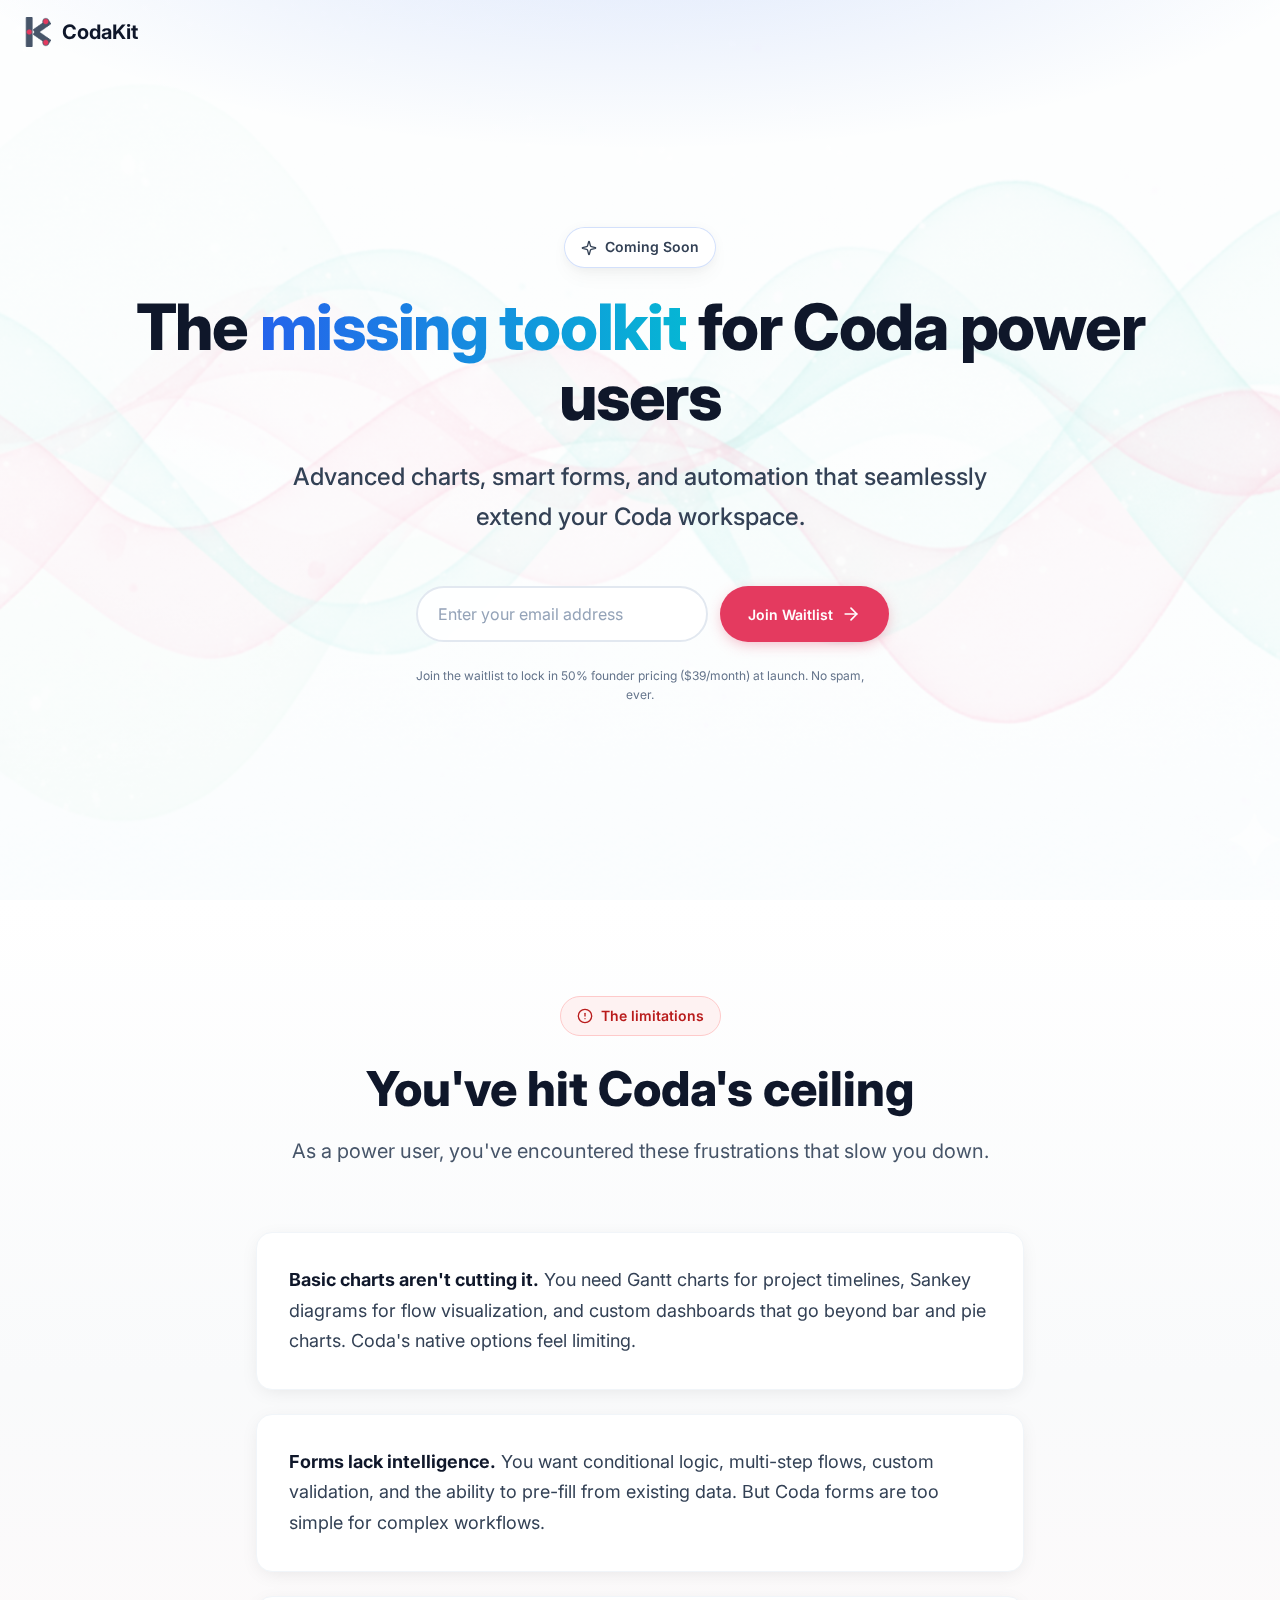
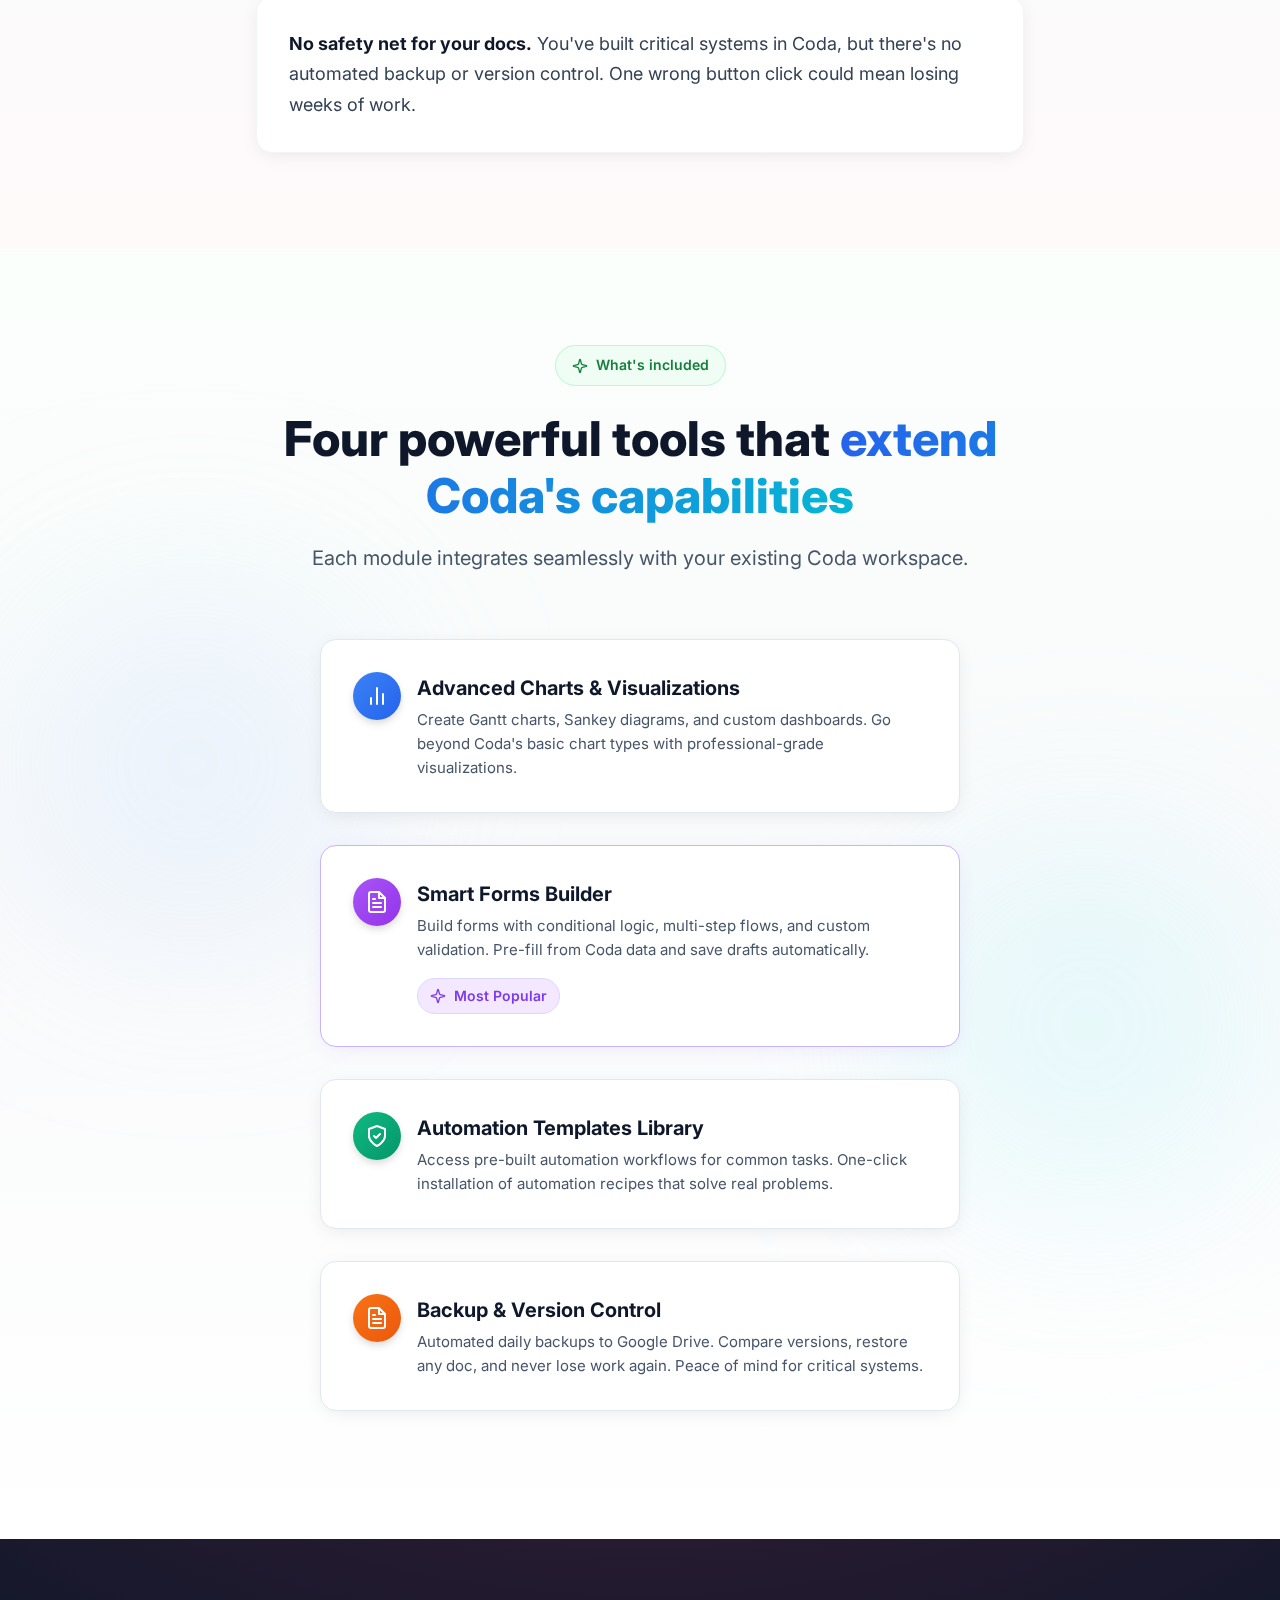
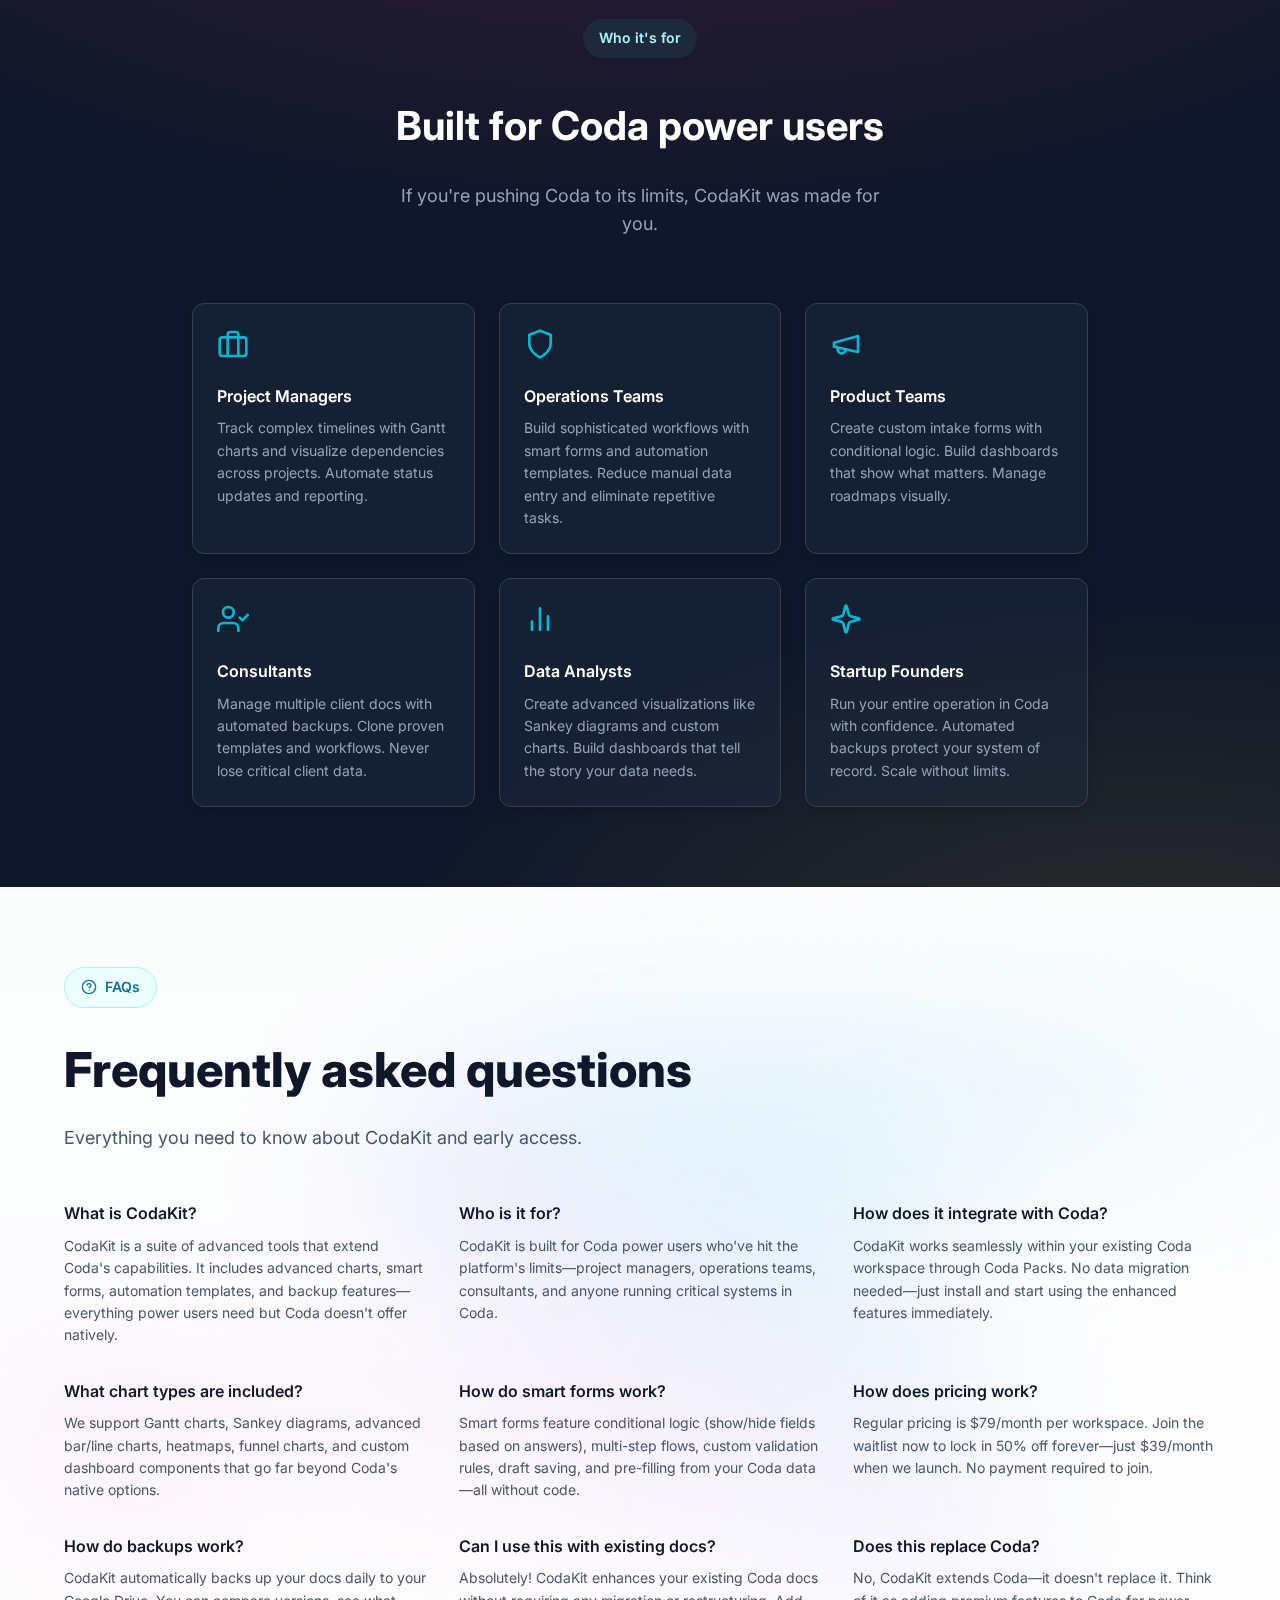
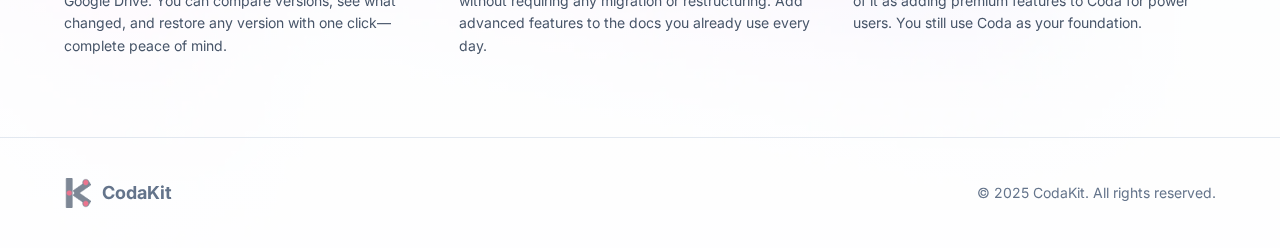
<file: coming-soon.html>
<!DOCTYPE html>
<html lang="en">
<head>
    <meta charset="UTF-8">
    <meta name="viewport" content="width=device-width, initial-scale=1.0">
    <title>Coming Soon | CodaKit - Supercharge Your Coda Workspace</title>
    <meta name="description" content="The missing toolkit for Coda power users. Advanced charts, smart forms, automation templates, and more. Join the waitlist for exclusive founder pricing.">

    <!-- Favicon -->
    <link rel="apple-touch-icon" sizes="57x57" href="img/favicon/apple-icon-57x57.png">
    <link rel="apple-touch-icon" sizes="60x60" href="img/favicon/apple-icon-60x60.png">
    <link rel="apple-touch-icon" sizes="72x72" href="img/favicon/apple-icon-72x72.png">
    <link rel="apple-touch-icon" sizes="76x76" href="img/favicon/apple-icon-76x76.png">
    <link rel="apple-touch-icon" sizes="114x114" href="img/favicon/apple-icon-114x114.png">
    <link rel="apple-touch-icon" sizes="120x120" href="img/favicon/apple-icon-120x120.png">
    <link rel="apple-touch-icon" sizes="144x144" href="img/favicon/apple-icon-144x144.png">
    <link rel="apple-touch-icon" sizes="152x152" href="img/favicon/apple-icon-152x152.png">
    <link rel="apple-touch-icon" sizes="180x180" href="img/favicon/apple-icon-180x180.png">
    <link rel="icon" type="image/png" sizes="192x192"  href="img/favicon/android-icon-192x192.png">
    <link rel="icon" type="image/png" sizes="32x32" href="img/favicon/favicon-32x32.png">
    <link rel="icon" type="image/png" sizes="96x96" href="img/favicon/favicon-96x96.png">
    <link rel="icon" type="image/png" sizes="16x16" href="img/favicon/favicon-16x16.png">
    <link rel="manifest" href="img/favicon/manifest.json">
    <meta name="msapplication-TileColor" content="#ffffff">
    <meta name="msapplication-TileImage" content="img/favicon/ms-icon-144x144.png">
    <meta name="theme-color" content="#ffffff">    


    <!-- Fonts -->
    <link rel="preconnect" href="https://fonts.googleapis.com">
    <link rel="preconnect" href="https://fonts.gstatic.com" crossorigin>
    <link href="https://fonts.googleapis.com/css2?family=Inter:wght@400;500;600;700;800&display=swap" rel="stylesheet">

    <!-- Styles -->
    <link rel="stylesheet" href="css/styles.css">
</head>
<body>
    <!-- Header -->
    <header>
        <div class="header-container">
            <div class="logo-placeholder">
                <!-- Replace with your logo: <img src="your-logo.png" alt="Your Product" class="logo"> -->
                <img src="img/icon-trimmed.png" alt="" height="30px" width="30px">
                CodaKit
            </div>
        </div>
    </header>

    <!-- Hero Section -->
    <section class="hero">
        <div class="hero-content">
            <!-- Coming Soon Badge -->
            <div class="badge badge-coming-soon">
                <svg class="badge-icon" xmlns="http://www.w3.org/2000/svg" viewBox="0 0 24 24" fill="none" stroke="currentColor" stroke-width="2" stroke-linecap="round" stroke-linejoin="round">
                    <path d="M9.937 15.5A2 2 0 0 0 8.5 14.063l-6.135-1.582a.5.5 0 0 1 0-.962L8.5 9.936A2 2 0 0 0 9.937 8.5l1.582-6.135a.5.5 0 0 1 .963 0L14.063 8.5A2 2 0 0 0 15.5 9.937l6.135 1.581a.5.5 0 0 1 0 .964L15.5 14.063a2 2 0 0 0-1.437 1.437l-1.582 6.135a.5.5 0 0 1-.963 0z"/>
                </svg>
                Coming Soon
            </div>

            <!-- Hero Title -->
            <h1 class="hero-title">
                The <span class="gradient-text">missing toolkit</span> for Coda power users
            </h1>

            <!-- Hero Description -->
            <p class="hero-description">
                Advanced charts, smart forms, and automation that seamlessly extend your Coda workspace.
            </p>

            <!-- Waitlist Form (Powered by Formspree) -->
            <form class="waitlist-form" id="waitlistForm">
                <div class="form-row">
                    <input 
                        type="email" 
                        name="email" 
                        id="email"
                        class="email-input" 
                        placeholder="Enter your email address"
                        required
                    >
                    <button type="submit" class="btn-waitlist">
                        Join Waitlist
                        <svg class="arrow-icon" xmlns="http://www.w3.org/2000/svg" viewBox="0 0 24 24" fill="none" stroke="currentColor" stroke-width="2" stroke-linecap="round" stroke-linejoin="round">
                            <path d="M5 12h14"/>
                            <path d="m12 5 7 7-7 7"/>
                        </svg>
                    </button>
                </div>
                <p class="form-note">Join the waitlist to lock in 50% founder pricing ($39/month) at launch. No spam, ever.</p>
            </form>
        </div>
    </section>

    <!-- Problem Section -->
    <section class="problem-section">
        <div class="problem-container">
            <div class="section-header">
                <div class="badge badge-red">
                    <svg class="badge-icon" xmlns="http://www.w3.org/2000/svg" viewBox="0 0 24 24" fill="none" stroke="currentColor" stroke-width="2" stroke-linecap="round" stroke-linejoin="round">
                        <circle cx="12" cy="12" r="10"/>
                        <line x1="12" y1="8" x2="12" y2="12"/>
                        <line x1="12" y1="16" x2="12.01" y2="16"/>
                    </svg>
                    The limitations
                </div>
                <h2 class="section-title">You've hit Coda's ceiling</h2>
                <p class="section-description">
                    As a power user, you've encountered these frustrations that slow you down.
                </p>
            </div>

            <div class="problem-cards">
                <div class="problem-card">
                    <p>
                        <strong>Basic charts aren't cutting it.</strong> You need Gantt charts for project timelines, Sankey diagrams for flow visualization, and custom dashboards that go beyond bar and pie charts. Coda's native options feel limiting.
                    </p>
                </div>
                <div class="problem-card">
                    <p>
                        <strong>Forms lack intelligence.</strong> You want conditional logic, multi-step flows, custom validation, and the ability to pre-fill from existing data. But Coda forms are too simple for complex workflows.
                    </p>
                </div>
                <div class="problem-card">
                    <p>
                        <strong>No safety net for your docs.</strong> You've built critical systems in Coda, but there's no automated backup or version control. One wrong button click could mean losing weeks of work.
                    </p>
                </div>
            </div>
        </div>
    </section>

    <!-- Workflow Section -->
    <section class="workflow-section">
        <div class="workflow-container">
            <div class="section-header">
                <div class="badge badge-green">
                    <svg class="badge-icon" xmlns="http://www.w3.org/2000/svg" viewBox="0 0 24 24" fill="none" stroke="currentColor" stroke-width="2" stroke-linecap="round" stroke-linejoin="round">
                        <path d="M9.937 15.5A2 2 0 0 0 8.5 14.063l-6.135-1.582a.5.5 0 0 1 0-.962L8.5 9.936A2 2 0 0 0 9.937 8.5l1.582-6.135a.5.5 0 0 1 .963 0L14.063 8.5A2 2 0 0 0 15.5 9.937l6.135 1.581a.5.5 0 0 1 0 .964L15.5 14.063a2 2 0 0 0-1.437 1.437l-1.582 6.135a.5.5 0 0 1-.963 0z"/>
                    </svg>
                    What's included
                </div>
                <h2 class="section-title">
                    Four powerful tools that <span class="gradient-text">extend Coda's capabilities</span>
                </h2>
                <p class="section-description">
                    Each module integrates seamlessly with your existing Coda workspace.
                </p>
            </div>

            <div class="workflow-steps">
                <!-- Feature 1 -->
                <div class="workflow-step">
                    <div class="workflow-card">
                        <div class="workflow-card-content">
                            <div class="workflow-number blue">
                                <svg xmlns="http://www.w3.org/2000/svg" viewBox="0 0 24 24" fill="none" stroke="currentColor" stroke-width="2" stroke-linecap="round" stroke-linejoin="round">
                                    <line x1="18" y1="20" x2="18" y2="10"/>
                                    <line x1="12" y1="20" x2="12" y2="4"/>
                                    <line x1="6" y1="20" x2="6" y2="14"/>
                                </svg>
                            </div>
                            <div class="workflow-text">
                                <h3>Advanced Charts & Visualizations</h3>
                                <p>Create Gantt charts, Sankey diagrams, and custom dashboards. Go beyond Coda's basic chart types with professional-grade visualizations.</p>
                            </div>
                        </div>
                    </div>
                </div>

                <!-- Feature 2 (Highlighted) -->
                <div class="workflow-step">
                    <div class="workflow-card highlight">
                        <div class="workflow-card-content">
                            <div class="workflow-number purple">
                                <svg xmlns="http://www.w3.org/2000/svg" viewBox="0 0 24 24" fill="none" stroke="currentColor" stroke-width="2" stroke-linecap="round" stroke-linejoin="round">
                                    <path d="M14 2H6a2 2 0 0 0-2 2v16a2 2 0 0 0 2 2h12a2 2 0 0 0 2-2V8z"/>
                                    <polyline points="14 2 14 8 20 8"/>
                                    <line x1="16" y1="13" x2="8" y2="13"/>
                                    <line x1="16" y1="17" x2="8" y2="17"/>
                                    <polyline points="10 9 9 9 8 9"/>
                                </svg>
                            </div>
                            <div class="workflow-text">
                                <h3>Smart Forms Builder</h3>
                                <p>Build forms with conditional logic, multi-step flows, and custom validation. Pre-fill from Coda data and save drafts automatically.</p>
                                <div class="ai-badge">
                                    <svg class="badge-icon" xmlns="http://www.w3.org/2000/svg" viewBox="0 0 24 24" fill="none" stroke="currentColor" stroke-width="2" stroke-linecap="round" stroke-linejoin="round">
                                        <path d="M9.937 15.5A2 2 0 0 0 8.5 14.063l-6.135-1.582a.5.5 0 0 1 0-.962L8.5 9.936A2 2 0 0 0 9.937 8.5l1.582-6.135a.5.5 0 0 1 .963 0L14.063 8.5A2 2 0 0 0 15.5 9.937l6.135 1.581a.5.5 0 0 1 0 .964L15.5 14.063a2 2 0 0 0-1.437 1.437l-1.582 6.135a.5.5 0 0 1-.963 0z"/>
                                    </svg>
                                    Most Popular
                                </div>
                            </div>
                        </div>
                    </div>
                </div>

                <!-- Feature 3 -->
                <div class="workflow-step">
                    <div class="workflow-card">
                        <div class="workflow-card-content">
                            <div class="workflow-number emerald">
                                <svg xmlns="http://www.w3.org/2000/svg" viewBox="0 0 24 24" fill="none" stroke="currentColor" stroke-width="2" stroke-linecap="round" stroke-linejoin="round">
                                    <path d="M12 22s8-4 8-10V5l-8-3-8 3v7c0 6 8 10 8 10z"/>
                                    <path d="m9 12 2 2 4-4"/>
                                </svg>
                            </div>
                            <div class="workflow-text">
                                <h3>Automation Templates Library</h3>
                                <p>Access pre-built automation workflows for common tasks. One-click installation of automation recipes that solve real problems.</p>
                            </div>
                        </div>
                    </div>
                </div>

                <!-- Feature 4 -->
                <div class="workflow-step">
                    <div class="workflow-card">
                        <div class="workflow-card-content">
                            <div class="workflow-number orange">
                                <svg xmlns="http://www.w3.org/2000/svg" viewBox="0 0 24 24" fill="none" stroke="currentColor" stroke-width="2" stroke-linecap="round" stroke-linejoin="round">
                                    <path d="M14 2H6a2 2 0 0 0-2 2v16c0 1.1.9 2 2 2h12a2 2 0 0 0 2-2V8l-6-6z"/>
                                    <path d="M14 3v5h5M16 13H8M16 17H8M10 9H8"/>
                                </svg>
                            </div>
                            <div class="workflow-text">
                                <h3>Backup & Version Control</h3>
                                <p>Automated daily backups to Google Drive. Compare versions, restore any doc, and never lose work again. Peace of mind for critical systems.</p>
                            </div>
                        </div>
                    </div>
                </div>
            </div>
        </div>
    </section>

    <!-- Personas Section -->
    <section class="personas-section">
        <div class="personas-container">
            <div class="personas-header">
                <div class="badge badge-dark">Who it's for</div>
                <h3>Built for Coda power users</h3>
                <p>If you're pushing Coda to its limits, CodaKit was made for you.</p>
            </div>

            <div class="personas-grid">
                <div class="persona-card">
                    <svg xmlns="http://www.w3.org/2000/svg" viewBox="0 0 24 24" fill="none" stroke="currentColor" stroke-width="2" stroke-linecap="round" stroke-linejoin="round">
                        <rect x="2" y="7" width="20" height="14" rx="2" ry="2"/>
                        <path d="M16 21V5a2 2 0 0 0-2-2h-4a2 2 0 0 0-2 2v16"/>
                    </svg>
                    <h4>Project Managers</h4>
                    <p>Track complex timelines with Gantt charts and visualize dependencies across projects. Automate status updates and reporting.</p>
                </div>
                <div class="persona-card">
                    <svg xmlns="http://www.w3.org/2000/svg" viewBox="0 0 24 24" fill="none" stroke="currentColor" stroke-width="2" stroke-linecap="round" stroke-linejoin="round">
                        <path d="M12 22s8-4 8-10V5l-8-3-8 3v7c0 6 8 10 8 10z"/>
                    </svg>
                    <h4>Operations Teams</h4>
                    <p>Build sophisticated workflows with smart forms and automation templates. Reduce manual data entry and eliminate repetitive tasks.</p>
                </div>
                <div class="persona-card">
                    <svg xmlns="http://www.w3.org/2000/svg" viewBox="0 0 24 24" fill="none" stroke="currentColor" stroke-width="2" stroke-linecap="round" stroke-linejoin="round">
                        <path d="m3 11 18-5v12L3 14v-3z"/>
                        <path d="M11.6 16.8a3 3 0 1 1-5.8-1.6"/>
                    </svg>
                    <h4>Product Teams</h4>
                    <p>Create custom intake forms with conditional logic. Build dashboards that show what matters. Manage roadmaps visually.</p>
                </div>
                <div class="persona-card">
                    <svg xmlns="http://www.w3.org/2000/svg" viewBox="0 0 24 24" fill="none" stroke="currentColor" stroke-width="2" stroke-linecap="round" stroke-linejoin="round">
                        <path d="M16 21v-2a4 4 0 0 0-4-4H5a4 4 0 0 0-4 4v2"/>
                        <circle cx="8.5" cy="7" r="4"/>
                        <polyline points="17 11 19 13 23 9"/>
                    </svg>
                    <h4>Consultants</h4>
                    <p>Manage multiple client docs with automated backups. Clone proven templates and workflows. Never lose critical client data.</p>
                </div>
                <div class="persona-card">
                    <svg xmlns="http://www.w3.org/2000/svg" viewBox="0 0 24 24" fill="none" stroke="currentColor" stroke-width="2" stroke-linecap="round" stroke-linejoin="round">
                        <line x1="18" y1="20" x2="18" y2="10"/>
                        <line x1="12" y1="20" x2="12" y2="4"/>
                        <line x1="6" y1="20" x2="6" y2="14"/>
                    </svg>
                    <h4>Data Analysts</h4>
                    <p>Create advanced visualizations like Sankey diagrams and custom charts. Build dashboards that tell the story your data needs.</p>
                </div>
                <div class="persona-card">
                    <svg xmlns="http://www.w3.org/2000/svg" viewBox="0 0 24 24" fill="none" stroke="currentColor" stroke-width="2" stroke-linecap="round" stroke-linejoin="round">
                        <path d="M9.937 15.5A2 2 0 0 0 8.5 14.063l-6.135-1.582a.5.5 0 0 1 0-.962L8.5 9.936A2 2 0 0 0 9.937 8.5l1.582-6.135a.5.5 0 0 1 .963 0L14.063 8.5A2 2 0 0 0 15.5 9.937l6.135 1.581a.5.5 0 0 1 0 .964L15.5 14.063a2 2 0 0 0-1.437 1.437l-1.582 6.135a.5.5 0 0 1-.963 0z"/>
                    </svg>
                    <h4>Startup Founders</h4>
                    <p>Run your entire operation in Coda with confidence. Automated backups protect your system of record. Scale without limits.</p>
                </div>
            </div>
        </div>
    </section>

    <!-- FAQ Section (with footer background) -->
    <div class="footer-wrapper" style="background-image: url('img/footer-bg.webp');">
        <div class="footer-overlay">
            <div class="footer-content">
                <section class="faq-section">
                    <div class="faq-container">
                        <div class="faq-header">
                            <div class="badge badge-cyan">
                                <svg class="badge-icon" xmlns="http://www.w3.org/2000/svg" viewBox="0 0 24 24" fill="none" stroke="currentColor" stroke-width="2" stroke-linecap="round" stroke-linejoin="round">
                                    <circle cx="12" cy="12" r="10"/>
                                    <path d="M9.09 9a3 3 0 0 1 5.83 1c0 2-3 3-3 3"/>
                                    <path d="M12 17h.01"/>
                                </svg>
                                FAQs
                            </div>
                            <h2>Frequently asked questions</h2>
                            <p>Everything you need to know about CodaKit and early access.</p>
                        </div>

                        <div class="faq-grid">
                            <div class="faq-item">
                                <h3>What is CodaKit?</h3>
                                <p>CodaKit is a suite of advanced tools that extend Coda's capabilities. It includes advanced charts, smart forms, automation templates, and backup features—everything power users need but Coda doesn't offer natively.</p>
                            </div>
                            <div class="faq-item">
                                <h3>Who is it for?</h3>
                                <p>CodaKit is built for Coda power users who've hit the platform's limits—project managers, operations teams, consultants, and anyone running critical systems in Coda.</p>
                            </div>
                            <div class="faq-item">
                                <h3>How does it integrate with Coda?</h3>
                                <p>CodaKit works seamlessly within your existing Coda workspace through Coda Packs. No data migration needed—just install and start using the enhanced features immediately.</p>
                            </div>
                            <div class="faq-item">
                                <h3>What chart types are included?</h3>
                                <p>We support Gantt charts, Sankey diagrams, advanced bar/line charts, heatmaps, funnel charts, and custom dashboard components that go far beyond Coda's native options.</p>
                            </div>
                            <div class="faq-item">
                                <h3>How do smart forms work?</h3>
                                <p>Smart forms feature conditional logic (show/hide fields based on answers), multi-step flows, custom validation rules, draft saving, and pre-filling from your Coda data—all without code.</p>
                            </div>
                            <div class="faq-item">
                                <h3>How does pricing work?</h3>
                                <p>Regular pricing is $79/month per workspace. Join the waitlist now to lock in 50% off forever—just $39/month when we launch. No payment required to join.</p>
                            </div>
                            <div class="faq-item">
                                <h3>How do backups work?</h3>
                                <p>CodaKit automatically backs up your docs daily to your Google Drive. You can compare versions, see what changed, and restore any version with one click—complete peace of mind.</p>
                            </div>
                            <div class="faq-item">
                                <h3>Can I use this with existing docs?</h3>
                                <p>Absolutely! CodaKit enhances your existing Coda docs without requiring any migration or restructuring. Add advanced features to the docs you already use every day.</p>
                            </div>
                            <div class="faq-item">
                                <h3>Does this replace Coda?</h3>
                                <p>No, CodaKit extends Coda—it doesn't replace it. Think of it as adding premium features to Coda for power users. You still use Coda as your foundation.</p>
                            </div>
                        </div>
                    </div>
                </section>

                <!-- Footer -->
                <footer>
                    <div class="footer-container">
                        <div class="footer-row">
                            <!-- Left: Logo -->
                            <div class="footer-left">
                                <div class="footer-logo-placeholder">
                                    <img src="img/icon-trimmed.png" alt="CodaKit" height="30px" width="30px">
                                    CodaKit
                                </div>
                            </div>

                            <!-- Right: Copyright -->
                            <div class="footer-right">
                                <p class="footer-copyright">&copy; 2025 CodaKit. All rights reserved.</p>
                            </div>
                        </div>
                    </div>
                </footer>
            </div>
        </div>
    </div>
    <script>
        document.getElementById('waitlistForm').addEventListener('submit', async function(e) {
            e.preventDefault(); // Stop the default form submission
        
            const form = e.target;
            const emailInput = form.querySelector('#email');
            const submitButton = form.querySelector('button[type="submit"]');
            const originalButtonText = submitButton.innerHTML;
            
            // Set Loading State
            submitButton.disabled = true;
            submitButton.innerHTML = 'Joining...';
            
            const endpoint = 'https://email-collector-service-332139474812.us-central1.run.app/submit';
        
            const data = {
                email: emailInput.value
            };
        
            try {
                const response = await fetch(endpoint, {
                    method: 'POST',
                    headers: {
                        'Content-Type': 'application/json'
                    },
                    body: JSON.stringify(data)
                });
        
                if (response.ok) {
                    alert('Got it! We will notify you when we launch.');
                    form.reset(); // Clear the form
                } else {
                    const error = await response.json();
                    alert('Submission failed: ' + (error.message || 'Unknown error.'));
                }
            } catch (error) {
                console.error('Network error:', error);
                alert('Could not reach the submission server.');
            } finally {
                // Reset Loading State
                submitButton.disabled = false;
                submitButton.innerHTML = originalButtonText;
            }
        });
        </script>
</body>
</html>
</file>
<file: css/styles.css>
/* ========================================
   CSS Variables - Color Palette
   ======================================== */
:root {
    /* Primary - Slate */
    --primary: #0f172a;
    --primary-50: #f8fafc;
    --primary-100: #f1f5f9;
    --primary-200: #e2e8f0;
    --primary-300: #cbd5e1;
    --primary-400: #94a3b8;
    --primary-500: #64748b;
    --primary-600: #475569;
    --primary-700: #334155;
    --primary-800: #1e293b;
    --primary-900: #0f172a;

    /* Brand - Blue */
    --brand: #2563eb;
    --brand-50: #eff6ff;
    --brand-100: #dbeafe;
    --brand-200: #bfdbfe;
    --brand-300: #93c5fd;
    --brand-400: #60a5fa;
    --brand-500: #3b82f6;
    --brand-600: #2563eb;
    --brand-700: #1d4ed8;
    --brand-800: #1e40af;
    --brand-900: #1e3a8a;

    /* Secondary - Pink */
    --secondary: #e43a5f;
    --secondary-hover: #c92a4b;

    /* Accent - Cyan */
    --accent: #06b6d4;
    --accent-50: #ecfeff;
    --accent-100: #cffafe;
    --accent-200: #a5f3fc;
    --accent-300: #67e8f9;
    --accent-400: #22d3ee;
    --accent-500: #06b6d4;
    --accent-600: #0891b2;
    --accent-700: #0e7490;
    --accent-800: #155e75;
    --accent-900: #164e63;
}

/* ========================================
   Base Styles
   ======================================== */
* {
    margin: 0;
    padding: 0;
    box-sizing: border-box;
}

body {
    font-family: 'Inter', -apple-system, BlinkMacSystemFont, sans-serif;
    -webkit-font-smoothing: antialiased;
    -moz-osx-font-smoothing: grayscale;
    background-color: #ffffff;
    color: var(--primary);
    line-height: 1.6;
}

/* ========================================
   Header
   ======================================== */
header {
    position: absolute;
    top: 0;
    left: 0;
    right: 0;
    z-index: 20;
    padding: 1rem 1.5rem;
}

.header-container {
    max-width: 80rem;
    margin: 0 auto;
    display: flex;
    justify-content: space-between;
    align-items: center;
}

.logo {
    height: 2.5rem;
    width: auto;
}

.logo-placeholder {
    display: flex;
    align-items: center;
    gap: 0.5rem;
    font-weight: 700;
    font-size: 1.25rem;
    color: var(--primary);
}

.logo-placeholder span {
    width: 2.5rem;
    height: 2.5rem;
    background: linear-gradient(135deg, var(--brand-600), var(--accent-500));
    border-radius: 0.5rem;
    display: flex;
    align-items: center;
    justify-content: center;
    color: white;
    font-weight: 800;
}

/* ========================================
   Hero Section
   ======================================== */
.hero {
    position: relative;
    padding: 8rem 1.5rem 6rem;
    min-height: 100vh;
    display: flex;
    align-items: center;
    justify-content: center;
    overflow: hidden;
}

.hero::before {
    content: '';
    position: absolute;
    inset: 0;
    background:
        linear-gradient(to bottom, rgba(255, 255, 255, 0.90), rgba(255, 255, 255, 0.85)),
        url('../img/hero.png');
    background-size: cover;
    background-position: center;
    z-index: -2;
}

.hero::after {
    content: '';
    position: absolute;
    inset: 0;
    pointer-events: none;
    background: radial-gradient(1200px 400px at 50% -10%, rgba(37, 99, 235, 0.15), transparent 60%);
    animation: gradient-pulse 8s ease-in-out infinite;
    z-index: -1;
}

@keyframes gradient-pulse {
    0%, 100% { opacity: 1; }
    50% { opacity: 0.8; }
}

.hero-content {
    max-width: 64rem;
    margin: 0 auto;
    text-align: center;
    position: relative;
    z-index: 10;
}

/* Badge Styles */
.badge {
    display: inline-flex;
    align-items: center;
    gap: 0.5rem;
    padding: 0.5rem 1rem;
    border-radius: 9999px;
    font-size: 0.875rem;
    font-weight: 600;
    margin-bottom: 1.5rem;
}

.badge-coming-soon {
    background: rgba(255, 255, 255, 0.9);
    backdrop-filter: blur(8px);
    border: 1px solid rgba(37, 99, 235, 0.2);
    color: var(--primary-700);
    box-shadow: 0 2px 15px -3px rgba(0, 0, 0, 0.07), 0 10px 20px -2px rgba(0, 0, 0, 0.04);
    animation: float 3s ease-in-out infinite;
}

.badge-red {
    background: #fef2f2;
    color: #b91c1c;
    border: 1px solid #fecaca;
}

.badge-green {
    background: #f0fdf4;
    color: #15803d;
    border: 1px solid #bbf7d0;
}

.badge-cyan {
    background: var(--accent-50);
    color: var(--accent-700);
    border: 1px solid var(--accent-200);
}

.badge-dark {
    background: #1e293b;
    color: #a5f3fc;
}

.badge-icon {
    width: 1rem;
    height: 1rem;
}

@keyframes float {
    0%, 100% { transform: translateY(0px); }
    50% { transform: translateY(-10px); }
}

/* Hero Title */
.hero-title {
    font-size: clamp(2.5rem, 5vw, 4.5rem);
    font-weight: 800;
    color: var(--primary);
    margin-bottom: 1.5rem;
    line-height: 1.1;
    letter-spacing: -0.02em;
}

.gradient-text {
    background: linear-gradient(to right, var(--brand-600), var(--accent-500));
    -webkit-background-clip: text;
    -webkit-text-fill-color: transparent;
    background-clip: text;
}

/* Hero Description */
.hero-description {
    font-size: clamp(1.125rem, 2vw, 1.5rem);
    color: var(--primary-700);
    margin-bottom: 3rem;
    line-height: 1.7;
    max-width: 48rem;
    margin-left: auto;
    margin-right: auto;
    font-weight: 500;
}

/* ========================================
   Waitlist Form
   ======================================== */
.waitlist-form {
    display: flex;
    flex-direction: column;
    align-items: center;
    gap: 1rem;
    max-width: 28rem;
    margin: 0 auto;
}

.form-row {
    display: flex;
    gap: 0.75rem;
    width: 100%;
}

.email-input {
    flex: 1;
    padding: 1rem 1.25rem;
    border: 2px solid var(--primary-200);
    border-radius: 9999px;
    font-size: 1rem;
    font-family: inherit;
    background: rgba(255, 255, 255, 0.9);
    backdrop-filter: blur(8px);
    transition: all 0.3s ease;
    outline: none;
}

.email-input:focus {
    border-color: var(--brand-500);
    box-shadow: 0 0 0 4px rgba(37, 99, 235, 0.1);
}

.email-input::placeholder {
    color: var(--primary-400);
}

.btn-waitlist {
    display: inline-flex;
    align-items: center;
    gap: 0.5rem;
    padding: 1rem 1.75rem;
    background: var(--secondary);
    color: white;
    font-size: 0.875rem;
    font-weight: 600;
    border: none;
    border-radius: 9999px;
    cursor: pointer;
    transition: all 0.3s cubic-bezier(0.4, 0, 0.2, 1);
    white-space: nowrap;
    font-family: inherit;
    box-shadow: 0 4px 15px -3px rgba(228, 58, 95, 0.4);
}

.btn-waitlist:hover {
    background: var(--secondary-hover);
    transform: translateY(-2px);
    box-shadow: 0 10px 25px -5px rgba(228, 58, 95, 0.5);
}

.btn-waitlist:active {
    transform: translateY(0);
}

.form-note {
    font-size: 0.75rem;
    color: var(--primary-500);
    margin-top: 0.5rem;
}

/* Arrow Icon */
.arrow-icon {
    width: 1.25rem;
    height: 1.25rem;
    transition: transform 0.3s ease;
}

.btn-waitlist:hover .arrow-icon {
    transform: translateX(4px);
}

/* ========================================
   Section Headers (Shared)
   ======================================== */
.section-header {
    text-align: center;
    max-width: 48rem;
    margin: 0 auto 4rem;
}

.section-title {
    font-size: clamp(2rem, 4vw, 3rem);
    font-weight: 800;
    color: var(--primary);
    margin-bottom: 1rem;
    line-height: 1.2;
}

.section-description {
    font-size: 1.25rem;
    color: var(--primary-600);
    line-height: 1.7;
}

/* ========================================
   Problem Section
   ======================================== */
.problem-section {
    padding: 6rem 1.5rem;
    background: linear-gradient(to bottom,
        #ffffff 0%,
        #f9fafb 50%,
        rgba(254, 242, 242, 0.4) 100%
    );
}

.problem-container {
    max-width: 48rem;
    margin: 0 auto;
}

.problem-cards {
    display: flex;
    flex-direction: column;
    gap: 1.5rem;
    max-width: 56rem;
    margin: 0 auto;
}

.problem-card {
    background: white;
    padding: 2rem;
    border-radius: 1rem;
    box-shadow: 0 4px 20px -5px rgba(0, 0, 0, 0.1);
    border: 1px solid #f1f5f9;
    transition: all 0.3s ease;
}

.problem-card:hover {
    box-shadow: 0 10px 40px -10px rgba(0, 0, 0, 0.15);
}

.problem-card p {
    font-size: 1.125rem;
    color: var(--primary-700);
    line-height: 1.7;
}

.problem-card strong {
    color: var(--primary-900);
    font-weight: 700;
}

/* ========================================
   Workflow Section
   ======================================== */
.workflow-section {
    padding: 6rem 1.5rem;
    background: linear-gradient(to bottom,
        rgba(240, 253, 244, 0.3) 0%,
        #f9fafb 50%,
        #ffffff 100%
    );
    position: relative;
    overflow: hidden;
}

.workflow-section::before {
    content: '';
    position: absolute;
    top: 25%;
    left: 0;
    width: 24rem;
    height: 24rem;
    background: var(--brand-200);
    border-radius: 50%;
    mix-blend-mode: multiply;
    filter: blur(80px);
    opacity: 0.2;
    z-index: 0;
}

.workflow-section::after {
    content: '';
    position: absolute;
    bottom: 25%;
    right: 0;
    width: 24rem;
    height: 24rem;
    background: var(--accent-200);
    border-radius: 50%;
    mix-blend-mode: multiply;
    filter: blur(80px);
    opacity: 0.2;
    z-index: 0;
}

.workflow-container {
    max-width: 48rem;
    margin: 0 auto;
    position: relative;
    z-index: 1;
}

.workflow-steps {
    max-width: 40rem;
    margin: 0 auto;
}

.workflow-step {
    margin-bottom: 2rem;
}

.workflow-card {
    background: white;
    border-radius: 1rem;
    padding: 2rem;
    box-shadow: 0 4px 20px -5px rgba(0, 0, 0, 0.1);
    border: 1px solid #e2e8f0;
    transition: all 0.3s ease;
}

.workflow-card:hover {
    box-shadow: 0 10px 40px -10px rgba(0, 0, 0, 0.15);
}

.workflow-card.highlight {
    border-color: #c4b5fd;
    box-shadow: 0 4px 20px -5px rgba(139, 92, 246, 0.15);
}

.workflow-card-content {
    display: flex;
    align-items: flex-start;
    gap: 1rem;
}

.workflow-number {
    flex-shrink: 0;
    width: 3rem;
    height: 3rem;
    border-radius: 50%;
    display: flex;
    align-items: center;
    justify-content: center;
    color: white;
    font-weight: 700;
    font-size: 1.25rem;
    box-shadow: 0 4px 10px -2px rgba(0, 0, 0, 0.2);
}

.workflow-number.blue { background: linear-gradient(135deg, #3b82f6, #2563eb); }
.workflow-number.purple { background: linear-gradient(135deg, #a855f7, #9333ea); }
.workflow-number.emerald { background: linear-gradient(135deg, #10b981, #059669); }
.workflow-number.orange { background: linear-gradient(135deg, #f97316, #ea580c); }
.workflow-number.rose { background: linear-gradient(135deg, #f43f5e, #e11d48); }
.workflow-number.indigo { background: linear-gradient(135deg, #6366f1, #06b6d4); }

.workflow-number svg {
    width: 1.5rem;
    height: 1.5rem;
    stroke: white;
}

.workflow-text {
    flex: 1;
}

.workflow-text h3 {
    font-size: 1.25rem;
    font-weight: 700;
    color: var(--primary-900);
    margin-bottom: 0.25rem;
}

.workflow-text p {
    font-size: 0.9375rem;
    color: var(--primary-600);
    line-height: 1.6;
}

.workflow-icon {
    flex-shrink: 0;
    width: 2rem;
    height: 2rem;
    color: var(--primary-300);
}

.ai-badge {
    display: inline-flex;
    align-items: center;
    gap: 0.5rem;
    padding: 0.375rem 0.75rem;
    background: #f3e8ff;
    color: #7c3aed;
    font-size: 0.875rem;
    font-weight: 600;
    border-radius: 9999px;
    border: 1px solid #ddd6fe;
    margin-top: 1rem;
}

.workflow-arrow {
    display: flex;
    justify-content: center;
    padding: 1rem 0;
}

.workflow-arrow-content {
    display: flex;
    flex-direction: column;
    align-items: center;
    gap: 0.5rem;
}

.workflow-arrow svg {
    width: 1.25rem;
    height: 1.25rem;
    color: var(--primary-300);
}

.workflow-arrow-line {
    width: 2px;
    height: 1rem;
    background: linear-gradient(to bottom, var(--primary-200), transparent);
}

/* ========================================
   Personas Section
   ======================================== */
.personas-section {
    padding: 5rem 1.5rem;
    background: #0f172a;
    position: relative;
    overflow: hidden;
}

.personas-section::before {
    content: '';
    position: absolute;
    inset: 0;
    background-image:
        radial-gradient(ellipse 80% 50% at 50% -20%, rgba(228, 58, 95, 0.18), transparent),
        radial-gradient(ellipse 60% 40% at 90% 110%, rgba(253, 216, 53, 0.12), transparent);
}

.personas-container {
    max-width: 56rem;
    margin: 0 auto;
    position: relative;
    z-index: 1;
}

.personas-header {
    text-align: center;
    max-width: 32rem;
    margin: 0 auto 4rem;
}

.personas-header h3 {
    font-size: clamp(1.875rem, 3.5vw, 2.5rem);
    font-weight: 700;
    color: white;
    margin-top: 0.75rem;
    margin-bottom: 1.5rem;
}

.personas-header p {
    font-size: 1.125rem;
    color: #94a3b8;
}

.personas-grid {
    display: grid;
    grid-template-columns: repeat(auto-fit, minmax(280px, 1fr));
    gap: 1.5rem;
}

.persona-card {
    background: rgba(30, 41, 59, 0.5);
    padding: 1.5rem;
    border-radius: 0.75rem;
    border: 1px solid #334155;
    box-shadow: 0 4px 15px -5px rgba(0, 0, 0, 0.3);
    transition: all 0.3s ease;
}

.persona-card:hover {
    background: #1e293b;
    box-shadow: 0 10px 30px -10px rgba(0, 0, 0, 0.4);
}

.persona-card svg {
    width: 2rem;
    height: 2rem;
    color: var(--accent-500);
    margin-bottom: 1rem;
}

.persona-card h4 {
    font-size: 1rem;
    font-weight: 600;
    color: white;
    margin-bottom: 0.5rem;
}

.persona-card p {
    font-size: 0.875rem;
    color: #94a3b8;
}

/* ========================================
   FAQ Section
   ======================================== */
.faq-section {
    padding: 5rem 1.5rem;
}

.faq-container {
    max-width: 72rem;
    margin: 0 auto;
}

.faq-header {
    margin-bottom: 3rem;
}

.faq-header h2 {
    font-size: clamp(2rem, 4vw, 3rem);
    font-weight: 800;
    color: var(--primary);
    margin-bottom: 1rem;
}

.faq-header p {
    font-size: 1.125rem;
    color: var(--primary-600);
}

.faq-grid {
    display: grid;
    grid-template-columns: repeat(auto-fit, minmax(280px, 1fr));
    gap: 2rem;
}

.faq-item h3 {
    font-size: 1rem;
    font-weight: 600;
    color: var(--primary-900);
    margin-bottom: 0.5rem;
}

.faq-item p {
    font-size: 0.875rem;
    color: var(--primary-600);
    line-height: 1.6;
}

/* ========================================
   Footer
   ======================================== */
.footer-wrapper {
    position: relative;
    background-size: cover;
    background-position: center;
}

.footer-overlay {
    position: relative;
}

.footer-overlay::before {
    content: '';
    position: absolute;
    inset: 0;
    background: linear-gradient(to bottom, rgba(255, 255, 255, 0.4), rgba(255, 255, 255, 0.85));
}

.footer-content {
    position: relative;
}

footer {
    padding: 2.5rem 1.5rem;
    border-top: 1px solid var(--primary-200);
    background: transparent;
}

.footer-container {
    max-width: 72rem;
    margin: 0 auto;
    display: flex;
    flex-direction: column;
    gap: 1.5rem;
}

.footer-row {
    display: flex;
    flex-direction: column;
    justify-content: space-between;
    align-items: flex-start;
    gap: 1rem;
}

.footer-left {
    display: flex;
    flex-direction: column;
    gap: 0.5rem;
}

.footer-logo {
    height: 2.25rem;
    width: auto;
    filter: grayscale(100%);
    opacity: 0.7;
}

.footer-logo-placeholder {
    display: flex;
    align-items: center;
    gap: 0.5rem;
    font-weight: 700;
    font-size: 1.125rem;
    color: var(--primary-500);
}

.footer-logo-placeholder img {
    opacity: 0.7;
}

.footer-right {
    display: flex;
    align-items: flex-start;
}

.footer-copyright {
    font-size: 0.875rem;
    color: var(--primary-500);
}

/* ========================================
   Responsive Styles
   ======================================== */
@media (min-width: 640px) {
    header {
        padding: 1rem 1.5rem;
    }

    .hero {
        padding: 10rem 1.5rem 8rem;
    }

    .footer-row {
        flex-direction: row;
        align-items: center;
    }

    .footer-right {
        align-items: center;
    }
}

/* ========================================
   Custom Layout Overrides
   ======================================== */
@media (min-width: 1024px) {
    .personas-container.wide {
        max-width: 80rem;
    }

    .personas-grid.four-col {
        grid-template-columns: repeat(4, 1fr);
    }
}

@media (max-width: 480px) {
    .form-row {
        flex-direction: column;
    }

    .btn-waitlist {
        width: 100%;
        justify-content: center;
    }

    .workflow-card-content {
        flex-direction: column;
    }

    .workflow-icon {
        display: none;
    }
}

/* ========================================
   Reduced Motion
   ======================================== */
@media (prefers-reduced-motion: reduce) {
    .badge-coming-soon {
        animation: none;
    }

    .hero::after {
        animation: none;
    }

    .problem-card:hover,
    .workflow-card:hover,
    .persona-card:hover {
        transform: none;
    }

    .btn-waitlist:hover {
        transform: none;
    }

    .btn-waitlist:hover .arrow-icon {
        transform: none;
    }
}

/* ========================================
   Toast Notifications
   ======================================== */
#toast-container {
    position: fixed;
    top: 1.5rem;
    right: 1.5rem;
    z-index: 100;
    display: flex;
    flex-direction: column;
    gap: 1rem;
    pointer-events: none; /* Let clicks pass through container */
}

.toast {
    display: flex;
    align-items: flex-start;
    gap: 0.75rem;
    padding: 1rem;
    background: white;
    border-radius: 0.75rem;
    box-shadow: 0 4px 6px -1px rgba(0, 0, 0, 0.1), 0 2px 4px -1px rgba(0, 0, 0, 0.06);
    min-width: 20rem;
    max-width: 24rem;
    pointer-events: auto; /* Re-enable clicks on toasts */
    animation: toast-in 0.3s cubic-bezier(0.4, 0, 0.2, 1) forwards;
    border: 1px solid transparent;
}

.toast.hiding {
    animation: toast-out 0.3s cubic-bezier(0.4, 0, 0.2, 1) forwards;
}

@keyframes toast-in {
    from {
        opacity: 0;
        transform: translateX(100%);
    }
    to {
        opacity: 1;
        transform: translateX(0);
    }
}

@keyframes toast-out {
    from {
        opacity: 1;
        transform: translateX(0);
    }
    to {
        opacity: 0;
        transform: translateX(100%);
    }
}

.toast-icon {
    flex-shrink: 0;
    width: 1.5rem;
    height: 1.5rem;
}

.toast-content {
    flex: 1;
}

.toast-title {
    font-weight: 600;
    font-size: 0.9375rem;
    margin-bottom: 0.25rem;
    color: var(--primary-900);
}

.toast-message {
    font-size: 0.875rem;
    color: var(--primary-600);
    line-height: 1.4;
}

.toast-close {
    flex-shrink: 0;
    color: var(--primary-400);
    cursor: pointer;
    background: none;
    border: none;
    padding: 0.25rem;
    border-radius: 0.25rem;
    transition: all 0.2s;
}

.toast-close:hover {
    background: var(--primary-100);
    color: var(--primary-600);
}

/* Success State */
.toast.success {
    background: #f0fdf4;
    border-color: #bbf7d0;
}

.toast.success .toast-title {
    color: #15803d;
}

.toast.success .toast-icon {
    color: #16a34a;
}

/* Error State */
.toast.error {
    background: #fef2f2;
    border-color: #fecaca;
}

.toast.error .toast-title {
    color: #b91c1c;
}

.toast.error .toast-icon {
    color: #dc2626;
}

/* ========================================
   Already Joined Message
   ======================================== */
.already-joined {
    display: flex;
    align-items: center;
    justify-content: center;
    gap: 0.75rem;
    padding: 1rem 1.5rem;
    background: linear-gradient(135deg, #f0fdf4 0%, #dcfce7 100%);
    border: 2px solid #86efac;
    border-radius: 9999px;
    color: #15803d;
    font-size: 1rem;
    font-weight: 600;
    animation: fade-in 0.4s ease-out;
}

.already-joined-icon {
    width: 1.5rem;
    height: 1.5rem;
    color: #16a34a;
    flex-shrink: 0;
}

@keyframes fade-in {
    from {
        opacity: 0;
        transform: translateY(10px);
    }
    to {
        opacity: 1;
        transform: translateY(0);
    }
}

/* Responsive adjustments for already-joined */
@media (max-width: 639px) {
    .already-joined {
        font-size: 0.875rem;
        padding: 0.875rem 1.25rem;
    }

    .already-joined-icon {
        width: 1.25rem;
        height: 1.25rem;
    }
}
</file>
